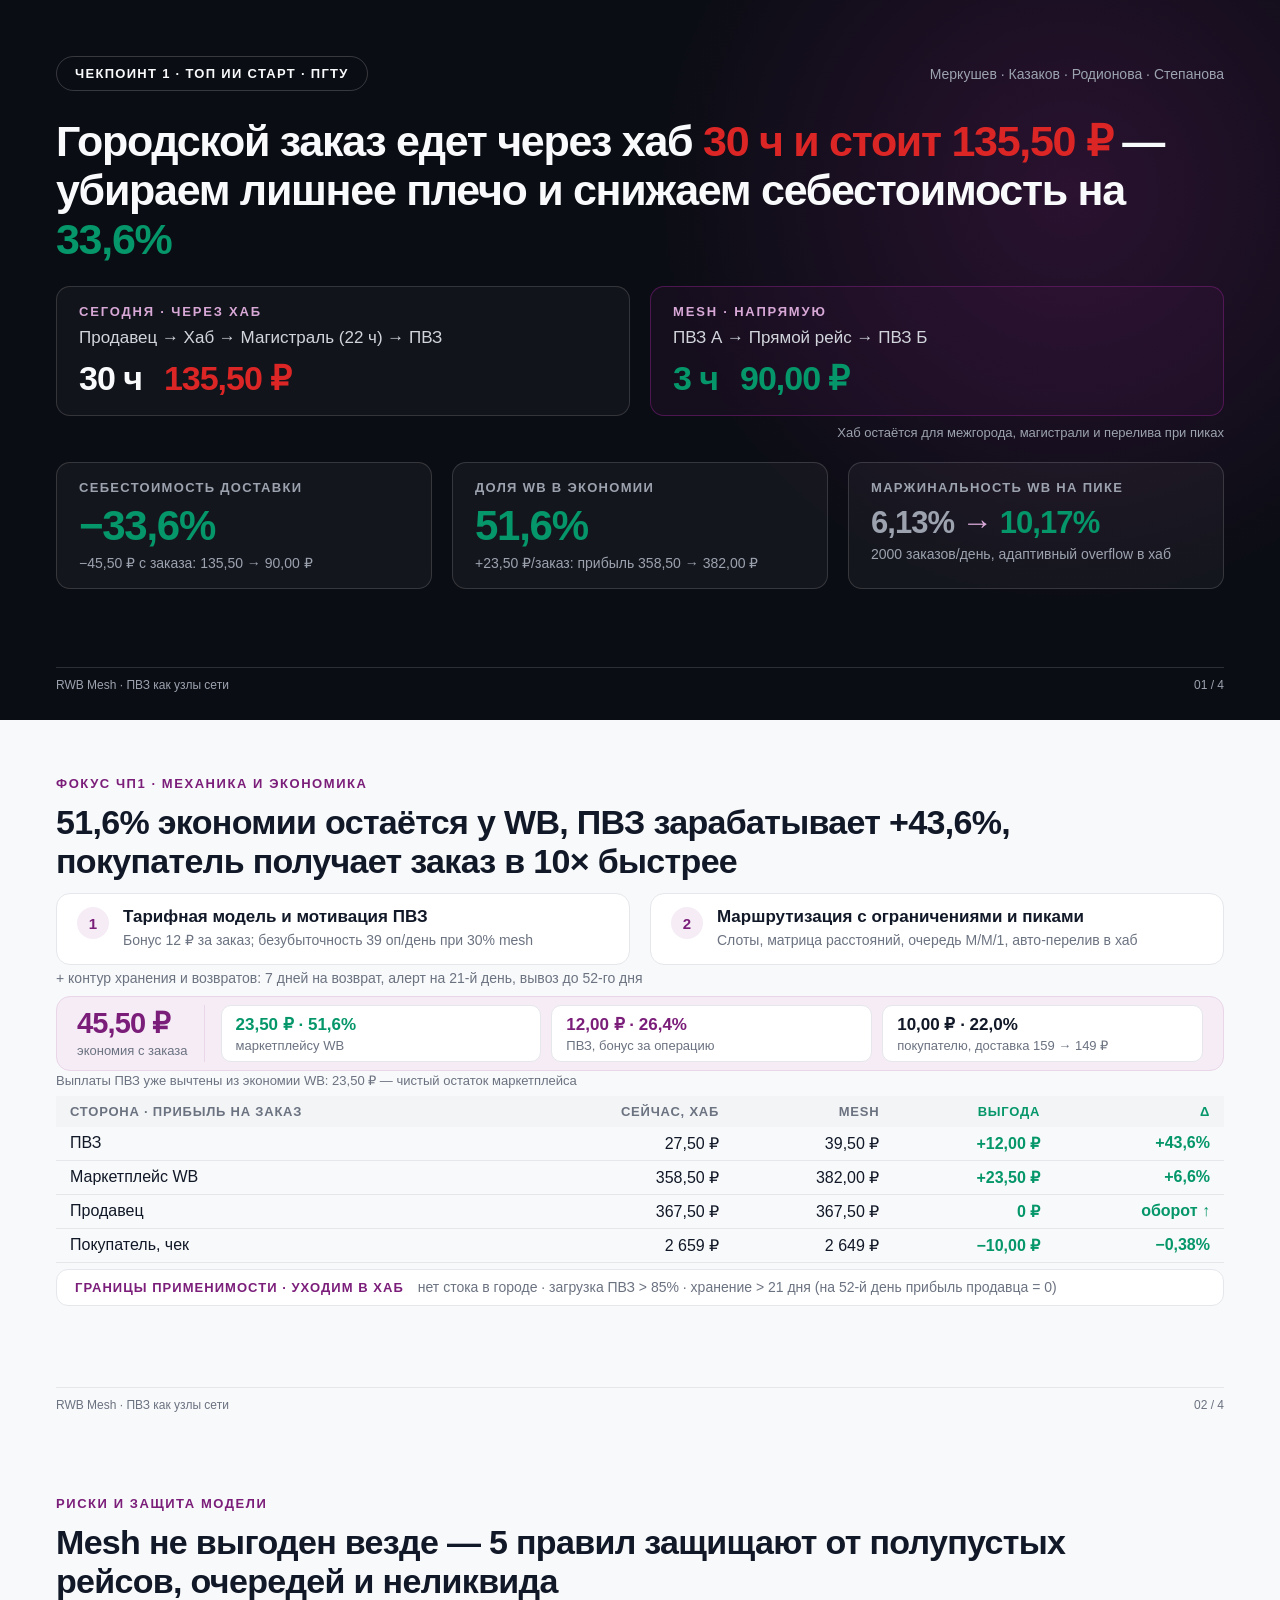
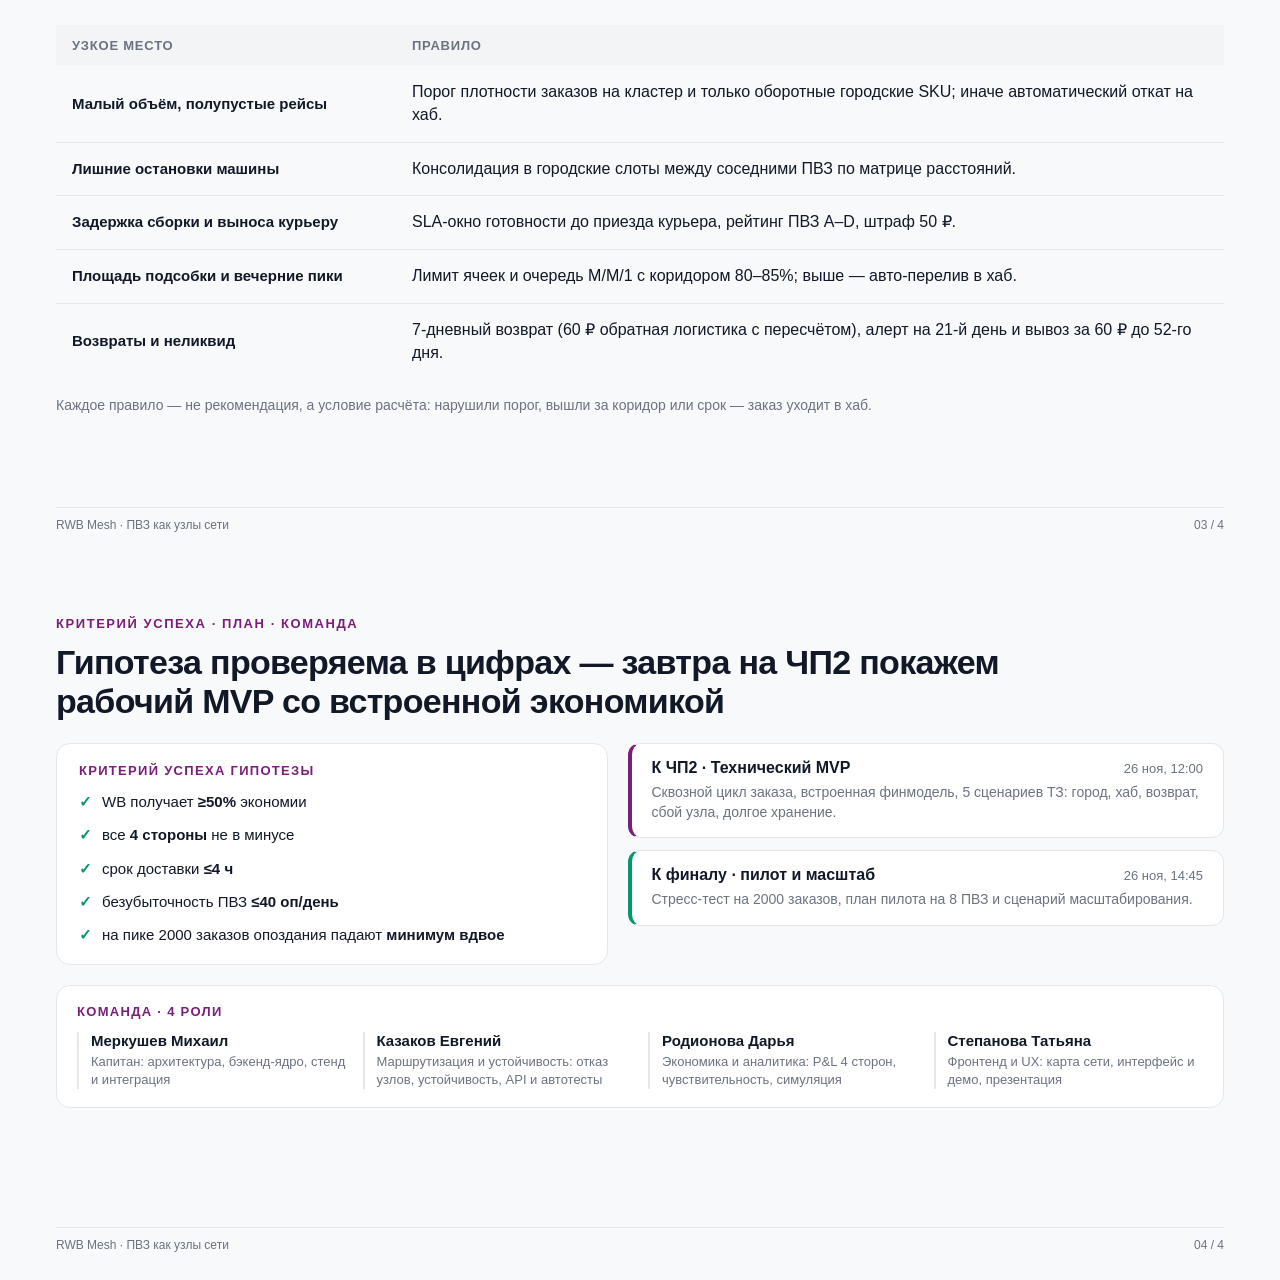
<file: docs/pitch/cp1-slides.html>
<!DOCTYPE html>
<html lang="ru">
<head>
<meta charset="UTF-8">
<meta name="viewport" content="width=1280">
<title>RWB Mesh · ЧП1</title>
<style>
@page { size: 1280px 720px; margin: 0; }
* { box-sizing: border-box; margin: 0; padding: 0; }
html, body { background: #F8F9FA; -webkit-print-color-adjust: exact; print-color-adjust: exact; }
body { font-family: Inter, -apple-system, BlinkMacSystemFont, "Segoe UI", Roboto, sans-serif; color: #111827; font-variant-numeric: tabular-nums; }
.slide { position: relative; width: 1280px; height: 720px; overflow: hidden; padding: 56px 56px 72px; background: #F8F9FA; page-break-after: always; break-after: page; display: flex; flex-direction: column; }
.slide:last-child { page-break-after: auto; break-after: auto; }
.dark { background: #0B0D14; color: #F9FAFB; }
.dark::before { content: ""; position: absolute; right: -240px; top: -260px; width: 900px; height: 900px; background: radial-gradient(circle, rgba(123,30,122,0.28) 0%, rgba(123,30,122,0) 65%); }
.dark > * { position: relative; }
.muted { color: #6B7280; } .dark .muted { color: #9CA3AF; }
.foot { position: absolute; left: 56px; right: 56px; bottom: 28px; display: flex; justify-content: space-between; font-size: 12px; color: #6B7280; border-top: 1px solid #E5E7EB; padding-top: 10px; }
.tag { font-size: 13px; letter-spacing: .14em; font-weight: 600; color: #D8A8D7; }
.kicker { font-size: 13px; letter-spacing: .12em; text-transform: uppercase; font-weight: 600; color: #7B1E7A; margin-bottom: 12px; }
h1 { font-size: 76px; line-height: 1.04; font-weight: 700; letter-spacing: -.03em; }
h2 { font-size: 36px; line-height: 1.15; font-weight: 700; letter-spacing: -.02em; max-width: 1050px; }
.card { background: #fff; border: 1px solid #E5E7EB; border-radius: 14px; padding: 24px; }
.row { display: flex; gap: 24px; } .col { display: flex; flex-direction: column; gap: 24px; }
.body { flex: 1; margin-top: 24px; min-height: 0; }
.big { font-size: 64px; font-weight: 700; letter-spacing: -.03em; line-height: 1; }
.lbl { font-size: 14px; color: #6B7280; }
.green { color: #059669; } .red { color: #DC2626; } .plum { color: #7B1E7A; }
.pill { display: inline-block; background: #ECFDF5; color: #059669; border: 1px solid #A7F3D0; border-radius: 999px; padding: 10px 18px; font-weight: 600; font-size: 16px; }
table { width: 100%; border-collapse: collapse; font-size: 18px; }
th { background: #F3F4F6; text-align: left; font-size: 13px; font-weight: 600; color: #6B7280; padding: 12px 16px; text-transform: uppercase; letter-spacing: .06em; }
td { padding: 14px 16px; border-bottom: 1px solid #E5E7EB; }
th:not(:first-child), td:not(:first-child) { text-align: right; }
td.d { color: #059669; font-weight: 600; } th.d { color: #059669; }
tr.b td { font-weight: 700; background: #FAFAFB; }
.badge { border: 1px solid rgba(255,255,255,.18); border-radius: 999px; padding: 12px 22px; font-size: 18px; font-weight: 600; color: #F9FAFB; }
.num { flex: none; width: 32px; height: 32px; border-radius: 50%; background: #F5ECF5; color: #7B1E7A; font-weight: 700; display: flex; align-items: center; justify-content: center; font-size: 15px; }
.item { display: flex; gap: 16px; align-items: flex-start; }
.item b { display: block; font-size: 18px; margin-bottom: 4px; } .item p { font-size: 15px; color: #6B7280; line-height: 1.4; }
</style>
<style>
  /* только локальные плотности: таблицы и тёмная подложка, палитра не меняется */
  .t-sides { font-size: 16px; }
  .t-sides th { padding: 8px 14px; }
  .t-sides td { padding: 7px 14px; }
  .t-left { font-size: 16px; table-layout: fixed; }
  .t-left th { padding: 13px 16px; }
  .t-left td { padding: 15px 16px; line-height: 1.42; }
  .t-left th:not(:first-child), .t-left td:not(:first-child) { text-align: left; }
  .t-left col.c1 { width: 340px; }
  .t-left tr:last-child td { border-bottom: none; }
  .dark .foot { color: #9CA3AF; border-top-color: rgba(255,255,255,.14); }
</style>
</head>
<body>

<!-- ============ 1 / 4 · ПРОБЛЕМА И МЕТРИКИ ВЕРХА ============ -->
<section class="slide dark">
  <div style="display:flex; align-items:center; justify-content:space-between; gap:24px;">
    <span class="badge" style="font-size:13px; letter-spacing:.1em; padding:9px 18px;">ЧЕКПОИНТ 1 · ТОП ИИ СТАРТ · ПГТУ</span>
    <span style="font-size:14px; color:#9CA3AF;">Меркушев · Казаков · Родионова · Степанова</span>
  </div>

  <h1 style="font-size:43px; line-height:1.14; margin-top:26px; max-width:1150px;">Городской заказ едет через хаб <span class="red">30 ч и стоит 135,50 ₽</span> — убираем лишнее плечо и снижаем себестоимость на <span class="green">33,6%</span></h1>

  <div class="row" style="gap:20px; margin-top:22px;">
    <div style="flex:1; border:1px solid rgba(255,255,255,.14); border-radius:14px; padding:17px 22px; background:rgba(255,255,255,.03);">
      <div class="tag" style="font-size:13px;">СЕГОДНЯ · ЧЕРЕЗ ХАБ</div>
      <div style="font-size:17px; color:#D1D5DB; margin-top:9px;">Продавец → Хаб → Магистраль (22 ч) → ПВЗ</div>
      <div style="display:flex; align-items:baseline; gap:22px; margin-top:10px;">
        <span style="font-size:34px; font-weight:700; letter-spacing:-.03em;">30 ч</span>
        <span class="red" style="font-size:34px; font-weight:700; letter-spacing:-.03em;">135,50 ₽</span>
      </div>
    </div>
    <div style="flex:1; border:1px solid rgba(123,30,122,.55); border-radius:14px; padding:17px 22px; background:rgba(123,30,122,.10);">
      <div class="tag" style="font-size:13px;">MESH · НАПРЯМУЮ</div>
      <div style="font-size:17px; color:#D1D5DB; margin-top:9px;">ПВЗ А → Прямой рейс → ПВЗ Б</div>
      <div style="display:flex; align-items:baseline; gap:22px; margin-top:10px;">
        <span class="green" style="font-size:34px; font-weight:700; letter-spacing:-.03em;">3 ч</span>
        <span class="green" style="font-size:34px; font-weight:700; letter-spacing:-.03em;">90,00 ₽</span>
      </div>
    </div>
  </div>
  <div style="font-size:13px; color:#9CA3AF; margin-top:9px; text-align:right;">Хаб остаётся для межгорода, магистрали и перелива при пиках</div>

  <div class="row" style="gap:20px; margin-top:22px;">
    <div style="flex:1; background:rgba(255,255,255,.04); border:1px solid rgba(255,255,255,.14); border-radius:14px; padding:17px 22px;">
      <div style="font-size:13px; letter-spacing:.1em; font-weight:600; color:#9CA3AF;">СЕБЕСТОИМОСТЬ ДОСТАВКИ</div>
      <div class="green" style="font-size:42px; font-weight:700; letter-spacing:-.03em; margin-top:7px;">−33,6%</div>
      <div style="font-size:14px; color:#9CA3AF; margin-top:5px;">−45,50 ₽ с заказа: 135,50 → 90,00 ₽</div>
    </div>
    <div style="flex:1; background:rgba(255,255,255,.04); border:1px solid rgba(255,255,255,.14); border-radius:14px; padding:17px 22px;">
      <div style="font-size:13px; letter-spacing:.1em; font-weight:600; color:#9CA3AF;">ДОЛЯ WB В ЭКОНОМИИ</div>
      <div class="green" style="font-size:42px; font-weight:700; letter-spacing:-.03em; margin-top:7px;">51,6%</div>
      <div style="font-size:14px; color:#9CA3AF; margin-top:5px;">+23,50 ₽/заказ: прибыль 358,50 → 382,00 ₽</div>
    </div>
    <div style="flex:1; background:rgba(255,255,255,.04); border:1px solid rgba(255,255,255,.14); border-radius:14px; padding:17px 22px;">
      <div style="font-size:13px; letter-spacing:.1em; font-weight:600; color:#9CA3AF;">МАРЖИНАЛЬНОСТЬ WB НА ПИКЕ</div>
      <div style="font-size:31px; font-weight:700; letter-spacing:-.03em; margin-top:10px;"><span style="color:#9CA3AF;">6,13%</span> <span style="color:#D8A8D7;">→</span> <span class="green">10,17%</span></div>
      <div style="font-size:14px; color:#9CA3AF; margin-top:5px;">2000 заказов/день, адаптивный overflow в хаб</div>
    </div>
  </div>

  <div class="foot"><span>RWB Mesh · ПВЗ как узлы сети</span><span>01 / 4</span></div>
</section>

<!-- ============ 2 / 4 · ФОКУС, МЕХАНИКА, ЭКОНОМИКА 4 СТОРОН ============ -->
<section class="slide">
  <div class="kicker">Фокус ЧП1 · механика и экономика</div>
  <h2 style="font-size:34px;">51,6% экономии остаётся у WB, ПВЗ зарабатывает +43,6%, покупатель получает заказ в 10× быстрее</h2>

  <div class="row" style="gap:20px; margin-top:12px;">
    <div style="flex:1; display:flex; gap:14px; align-items:flex-start; background:#fff; border:1px solid #E5E7EB; border-radius:14px; padding:13px 20px;">
      <div class="num">1</div>
      <div>
        <b style="display:block; font-size:17px;">Тарифная модель и мотивация ПВЗ</b>
        <p style="font-size:14px; color:#6B7280; line-height:1.4; margin-top:4px;">Бонус 12 ₽ за заказ; безубыточность 39 оп/день при 30% mesh</p>
      </div>
    </div>
    <div style="flex:1; display:flex; gap:14px; align-items:flex-start; background:#fff; border:1px solid #E5E7EB; border-radius:14px; padding:13px 20px;">
      <div class="num">2</div>
      <div>
        <b style="display:block; font-size:17px;">Маршрутизация с ограничениями и пиками</b>
        <p style="font-size:14px; color:#6B7280; line-height:1.4; margin-top:4px;">Слоты, матрица расстояний, очередь M/M/1, авто-перелив в хаб</p>
      </div>
    </div>
  </div>
  <div style="font-size:14px; color:#6B7280; margin-top:5px;">+ контур хранения и возвратов: 7 дней на возврат, алерт на 21-й день, вывоз до 52-го дня</div>

  <div style="display:flex; align-items:center; gap:16px; background:#F5ECF5; border:1px solid #E9D6E9; border-radius:14px; padding:8px 20px; margin-top:10px;">
    <div style="flex:none;">
      <div style="font-size:29px; font-weight:700; letter-spacing:-.03em; color:#7B1E7A; line-height:1;">45,50 ₽</div>
      <div style="font-size:13px; color:#6B7280; margin-top:5px;">экономия с заказа</div>
    </div>
    <div style="width:1px; align-self:stretch; background:#E9D6E9;"></div>
    <div style="display:flex; gap:10px; flex:1;">
      <div style="flex:1; background:#fff; border:1px solid #E5E7EB; border-radius:10px; padding:8px 14px;">
        <div class="green" style="font-size:17px; font-weight:700;">23,50 ₽ · 51,6%</div>
        <div style="font-size:13px; color:#6B7280; margin-top:3px;">маркетплейсу WB</div>
      </div>
      <div style="flex:1; background:#fff; border:1px solid #E5E7EB; border-radius:10px; padding:8px 14px;">
        <div class="plum" style="font-size:17px; font-weight:700;">12,00 ₽ · 26,4%</div>
        <div style="font-size:13px; color:#6B7280; margin-top:3px;">ПВЗ, бонус за операцию</div>
      </div>
      <div style="flex:1; background:#fff; border:1px solid #E5E7EB; border-radius:10px; padding:8px 14px;">
        <div style="font-size:17px; font-weight:700;">10,00 ₽ · 22,0%</div>
        <div style="font-size:13px; color:#6B7280; margin-top:3px;">покупателю, доставка 159 → 149 ₽</div>
      </div>
    </div>
  </div>
  <div style="font-size:13px; color:#6B7280; margin-top:2px;">Выплаты ПВЗ уже вычтены из экономии WB: 23,50 ₽ — чистый остаток маркетплейса</div>

  <div style="margin-top:8px;">
    <table class="t-sides">
      <tr><th>Сторона · прибыль на заказ</th><th>Сейчас, хаб</th><th>Mesh</th><th class="d">Выгода</th><th class="d">Δ</th></tr>
      <tr><td>ПВЗ</td><td>27,50 ₽</td><td>39,50 ₽</td><td class="d">+12,00 ₽</td><td class="d">+43,6%</td></tr>
      <tr><td>Маркетплейс WB</td><td>358,50 ₽</td><td>382,00 ₽</td><td class="d">+23,50 ₽</td><td class="d">+6,6%</td></tr>
      <tr><td>Продавец</td><td>367,50 ₽</td><td>367,50 ₽</td><td class="d">0 ₽</td><td class="d">оборот ↑</td></tr>
      <tr><td>Покупатель, чек</td><td>2 659 ₽</td><td>2 649 ₽</td><td class="d">−10,00 ₽</td><td class="d">−0,38%</td></tr>
    </table>
  </div>

  <div style="display:flex; gap:14px; align-items:center; background:#fff; border:1px solid #E5E7EB; border-radius:12px; padding:8px 18px; margin-top:6px;">
    <div style="font-size:13px; letter-spacing:.08em; font-weight:600; color:#7B1E7A; flex:none;">ГРАНИЦЫ ПРИМЕНИМОСТИ · УХОДИМ В ХАБ</div>
    <div style="font-size:14px; color:#6B7280; line-height:1.35;">нет стока в городе · загрузка ПВЗ &gt; 85% · хранение &gt; 21 дня (на 52-й день прибыль продавца = 0)</div>
  </div>

  <div class="foot"><span>RWB Mesh · ПВЗ как узлы сети</span><span>02 / 4</span></div>
</section>

<!-- ============ 3 / 4 · 5 УЗКИХ МЕСТ → 5 ПРАВИЛ ============ -->
<section class="slide">
  <div class="kicker">Риски и защита модели</div>
  <h2 style="font-size:34px;">Mesh не выгоден везде — 5 правил защищают от полупустых рейсов, очередей и неликвида</h2>

  <div style="margin-top:24px;">
    <table class="t-left">
      <colgroup><col class="c1"><col></colgroup>
      <tr><th>Узкое место</th><th>Правило</th></tr>
      <tr>
        <td><b style="font-size:15px;">Малый объём, полупустые рейсы</b></td>
        <td>Порог плотности заказов на кластер и только оборотные городские SKU; иначе автоматический откат на хаб.</td>
      </tr>
      <tr>
        <td><b style="font-size:15px;">Лишние остановки машины</b></td>
        <td>Консолидация в городские слоты между соседними ПВЗ по матрице расстояний.</td>
      </tr>
      <tr>
        <td><b style="font-size:15px;">Задержка сборки и выноса курьеру</b></td>
        <td>SLA-окно готовности до приезда курьера, рейтинг ПВЗ A–D, штраф 50 ₽.</td>
      </tr>
      <tr>
        <td><b style="font-size:15px;">Площадь подсобки и вечерние пики</b></td>
        <td>Лимит ячеек и очередь M/M/1 с коридором 80–85%; выше — авто-перелив в хаб.</td>
      </tr>
      <tr>
        <td><b style="font-size:15px;">Возвраты и неликвид</b></td>
        <td>7-дневный возврат (60 ₽ обратная логистика с пересчётом), алерт на 21-й день и вывоз за 60 ₽ до 52-го дня.</td>
      </tr>
    </table>
  </div>

  <div style="margin-top:18px; font-size:14px; color:#6B7280;">Каждое правило — не рекомендация, а условие расчёта: нарушили порог, вышли за коридор или срок — заказ уходит в хаб.</div>

  <div class="foot"><span>RWB Mesh · ПВЗ как узлы сети</span><span>03 / 4</span></div>
</section>

<!-- ============ 4 / 4 · КРИТЕРИЙ УСПЕХА · ПЛАН · РОЛИ ============ -->
<section class="slide">
  <div class="kicker">Критерий успеха · план · команда</div>
  <h2 style="font-size:34px;">Гипотеза проверяема в цифрах — завтра на ЧП2 покажем рабочий MVP со встроенной экономикой</h2>

  <div class="row" style="gap:20px; margin-top:22px; align-items:stretch;">
    <div style="flex:1; background:#fff; border:1px solid #E5E7EB; border-radius:14px; padding:19px 22px;">
      <div style="font-size:13px; letter-spacing:.1em; font-weight:600; color:#7B1E7A;">КРИТЕРИЙ УСПЕХА ГИПОТЕЗЫ</div>
      <div style="margin-top:14px; display:flex; flex-direction:column; gap:13px;">
        <div style="display:flex; gap:10px; font-size:15px; line-height:1.35;"><span class="green" style="font-weight:700;">✓</span><span>WB получает <b>≥50%</b> экономии</span></div>
        <div style="display:flex; gap:10px; font-size:15px; line-height:1.35;"><span class="green" style="font-weight:700;">✓</span><span>все <b>4 стороны</b> не в минусе</span></div>
        <div style="display:flex; gap:10px; font-size:15px; line-height:1.35;"><span class="green" style="font-weight:700;">✓</span><span>срок доставки <b>≤4 ч</b></span></div>
        <div style="display:flex; gap:10px; font-size:15px; line-height:1.35;"><span class="green" style="font-weight:700;">✓</span><span>безубыточность ПВЗ <b>≤40 оп/день</b></span></div>
        <div style="display:flex; gap:10px; font-size:15px; line-height:1.35;"><span class="green" style="font-weight:700;">✓</span><span>на пике 2000 заказов опоздания падают <b>минимум вдвое</b></span></div>
      </div>
    </div>

    <div style="flex:1.18; display:flex; flex-direction:column; gap:12px;">
      <div style="background:#fff; border:1px solid #E5E7EB; border-left:4px solid #7B1E7A; border-radius:12px; padding:15px 20px;">
        <div style="display:flex; justify-content:space-between; align-items:baseline; gap:12px;">
          <b style="font-size:16px;">К ЧП2 · Технический MVP</b>
          <span style="font-size:13px; color:#6B7280; flex:none;">26 ноя, 12:00</span>
        </div>
        <p style="font-size:14px; color:#6B7280; line-height:1.4; margin-top:6px;">Сквозной цикл заказа, встроенная финмодель, 5 сценариев ТЗ: город, хаб, возврат, сбой узла, долгое хранение.</p>
      </div>
      <div style="background:#fff; border:1px solid #E5E7EB; border-left:4px solid #059669; border-radius:12px; padding:15px 20px;">
        <div style="display:flex; justify-content:space-between; align-items:baseline; gap:12px;">
          <b style="font-size:16px;">К финалу · пилот и масштаб</b>
          <span style="font-size:13px; color:#6B7280; flex:none;">26 ноя, 14:45</span>
        </div>
        <p style="font-size:14px; color:#6B7280; line-height:1.4; margin-top:6px;">Стресс-тест на 2000 заказов, план пилота на 8 ПВЗ и сценарий масштабирования.</p>
      </div>
    </div>
  </div>

  <div style="margin-top:20px; background:#fff; border:1px solid #E5E7EB; border-radius:14px; padding:18px 20px;">
    <div style="font-size:13px; letter-spacing:.1em; font-weight:600; color:#7B1E7A;">КОМАНДА · 4 РОЛИ</div>
    <div style="display:flex; gap:16px; margin-top:13px;">
      <div style="flex:1; border-left:2px solid #E5E7EB; padding-left:12px;">
        <b style="font-size:15px;">Меркушев Михаил</b>
        <div style="font-size:13px; color:#6B7280; line-height:1.35; margin-top:3px;">Капитан: архитектура, бэкенд-ядро, стенд и интеграция</div>
      </div>
      <div style="flex:1; border-left:2px solid #E5E7EB; padding-left:12px;">
        <b style="font-size:15px;">Казаков Евгений</b>
        <div style="font-size:13px; color:#6B7280; line-height:1.35; margin-top:3px;">Маршрутизация и устойчивость: отказ узлов, устойчивость, API и автотесты</div>
      </div>
      <div style="flex:1; border-left:2px solid #E5E7EB; padding-left:12px;">
        <b style="font-size:15px;">Родионова Дарья</b>
        <div style="font-size:13px; color:#6B7280; line-height:1.35; margin-top:3px;">Экономика и аналитика: P&amp;L 4 сторон, чувствительность, симуляция</div>
      </div>
      <div style="flex:1; border-left:2px solid #E5E7EB; padding-left:12px;">
        <b style="font-size:15px;">Степанова Татьяна</b>
        <div style="font-size:13px; color:#6B7280; line-height:1.35; margin-top:3px;">Фронтенд и UX: карта сети, интерфейс и демо, презентация</div>
      </div>
    </div>
  </div>

  <div class="foot"><span>RWB Mesh · ПВЗ как узлы сети</span><span>04 / 4</span></div>
</section>

</body>
</html>
</file>
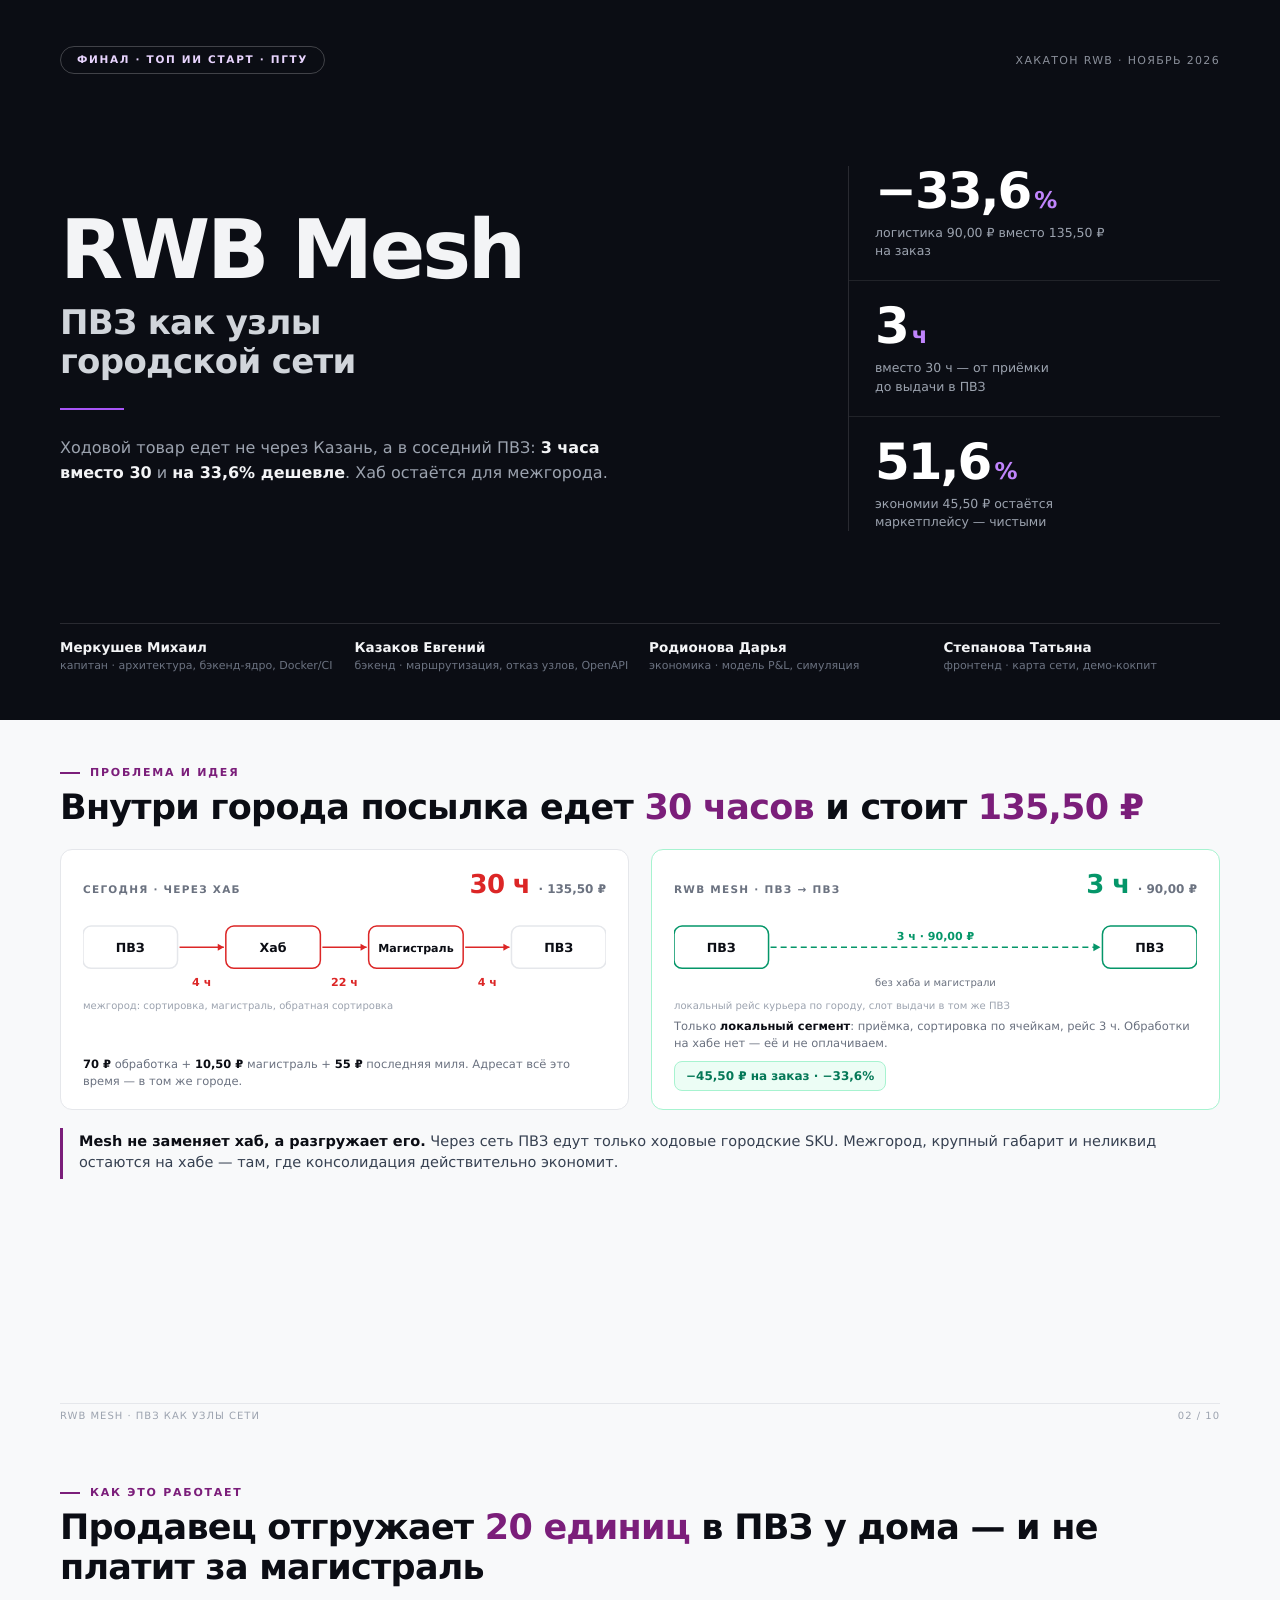
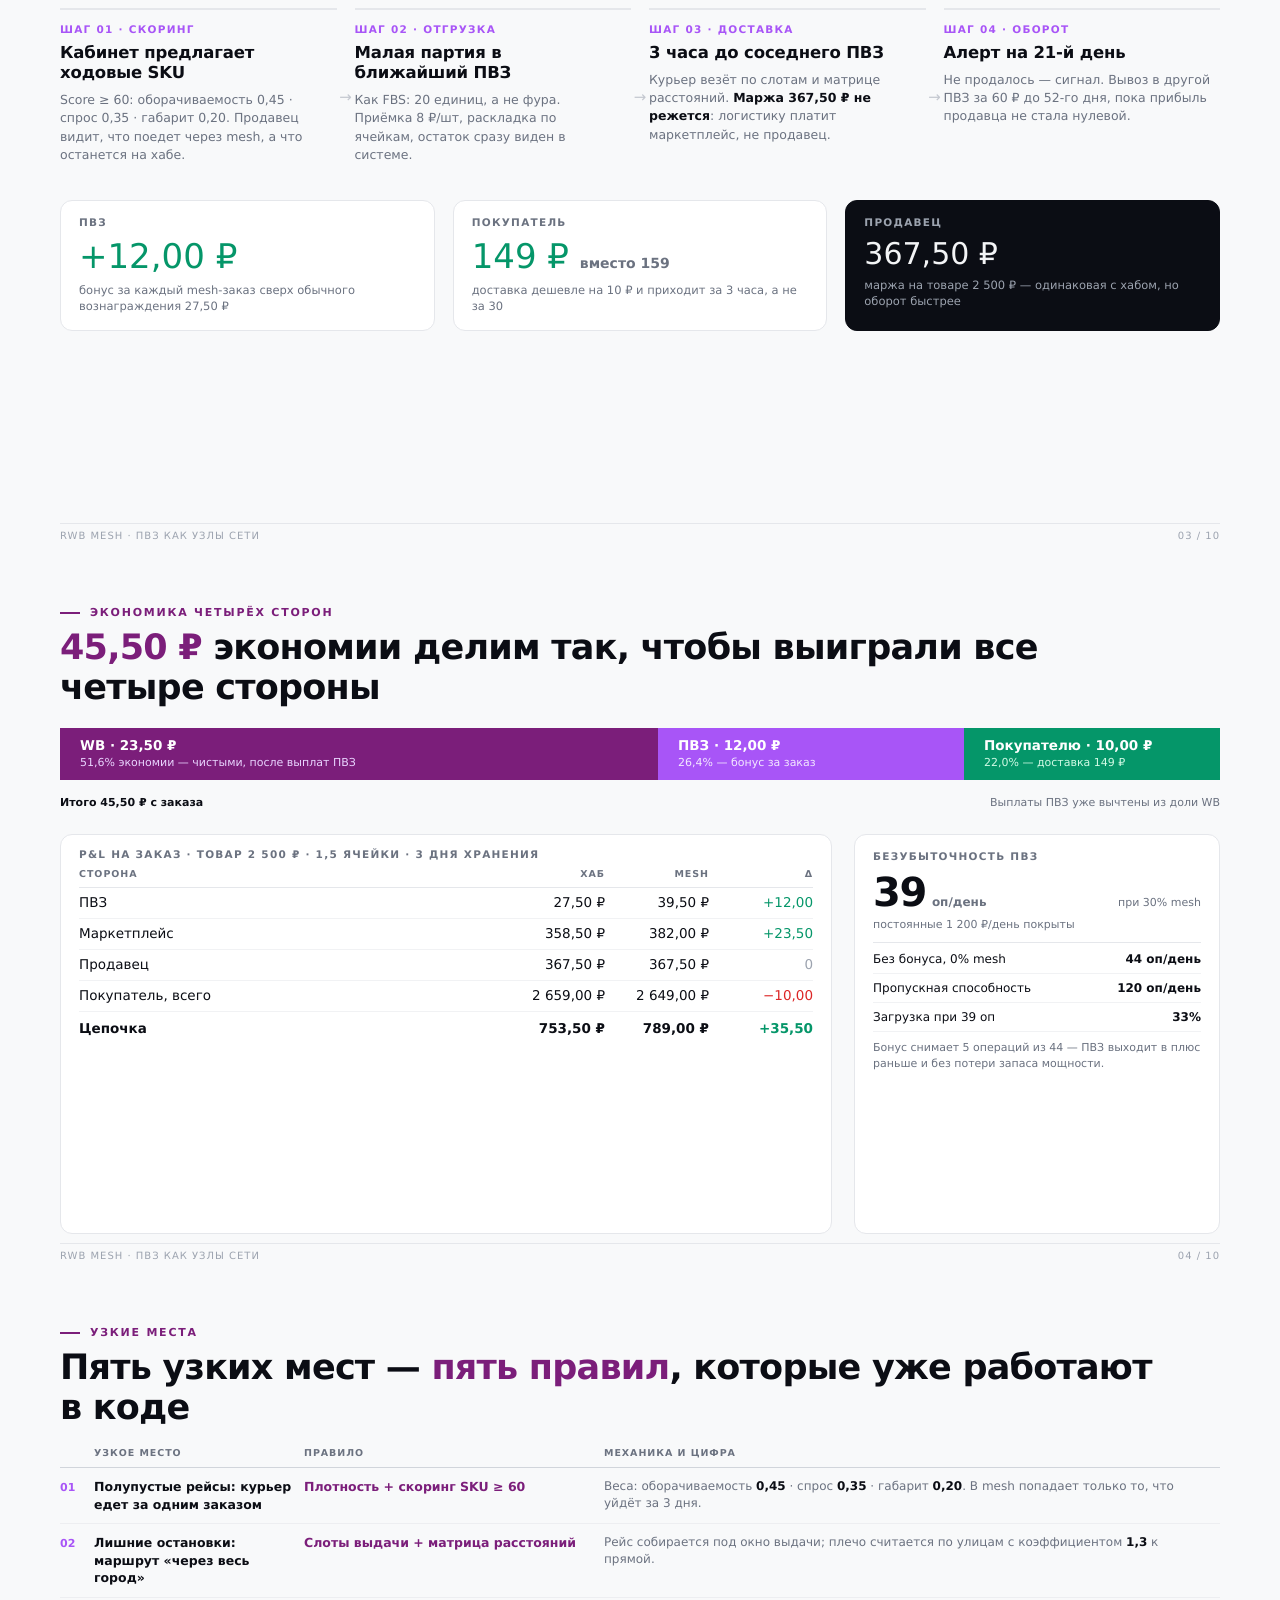
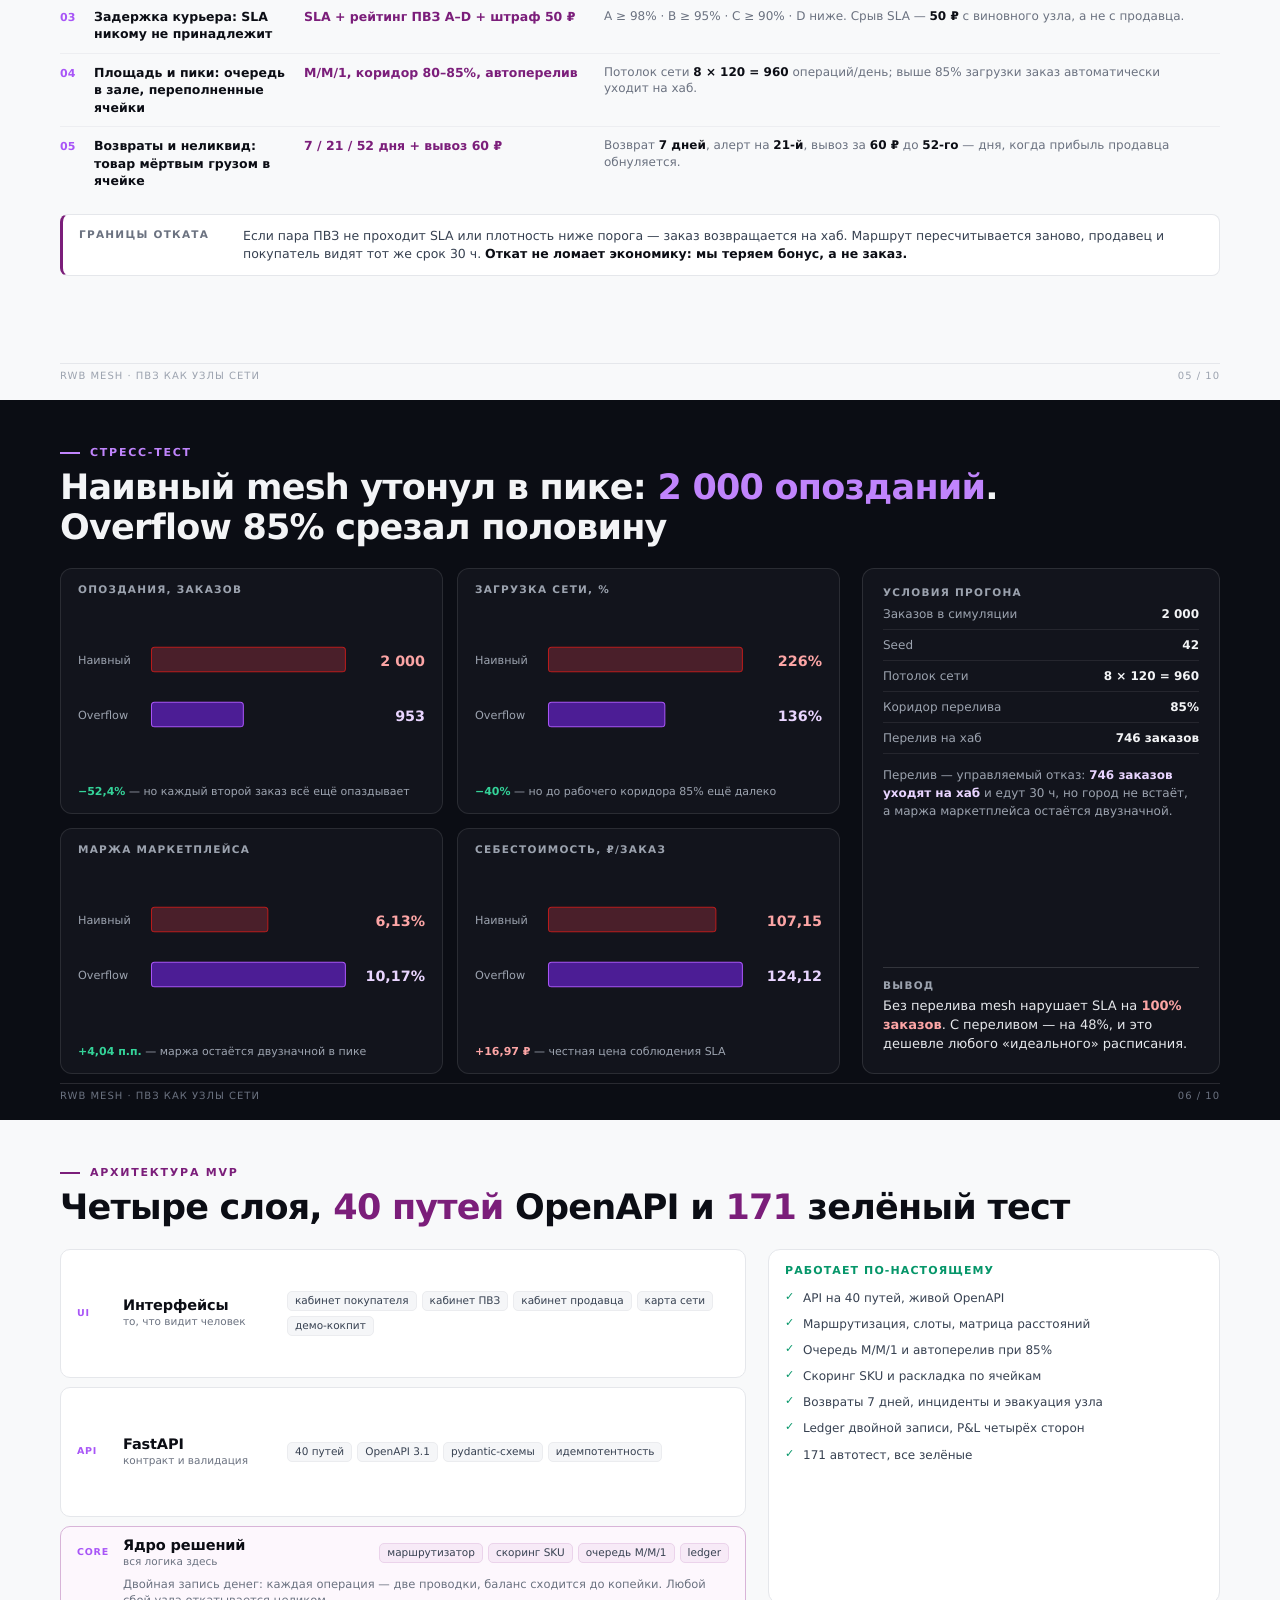
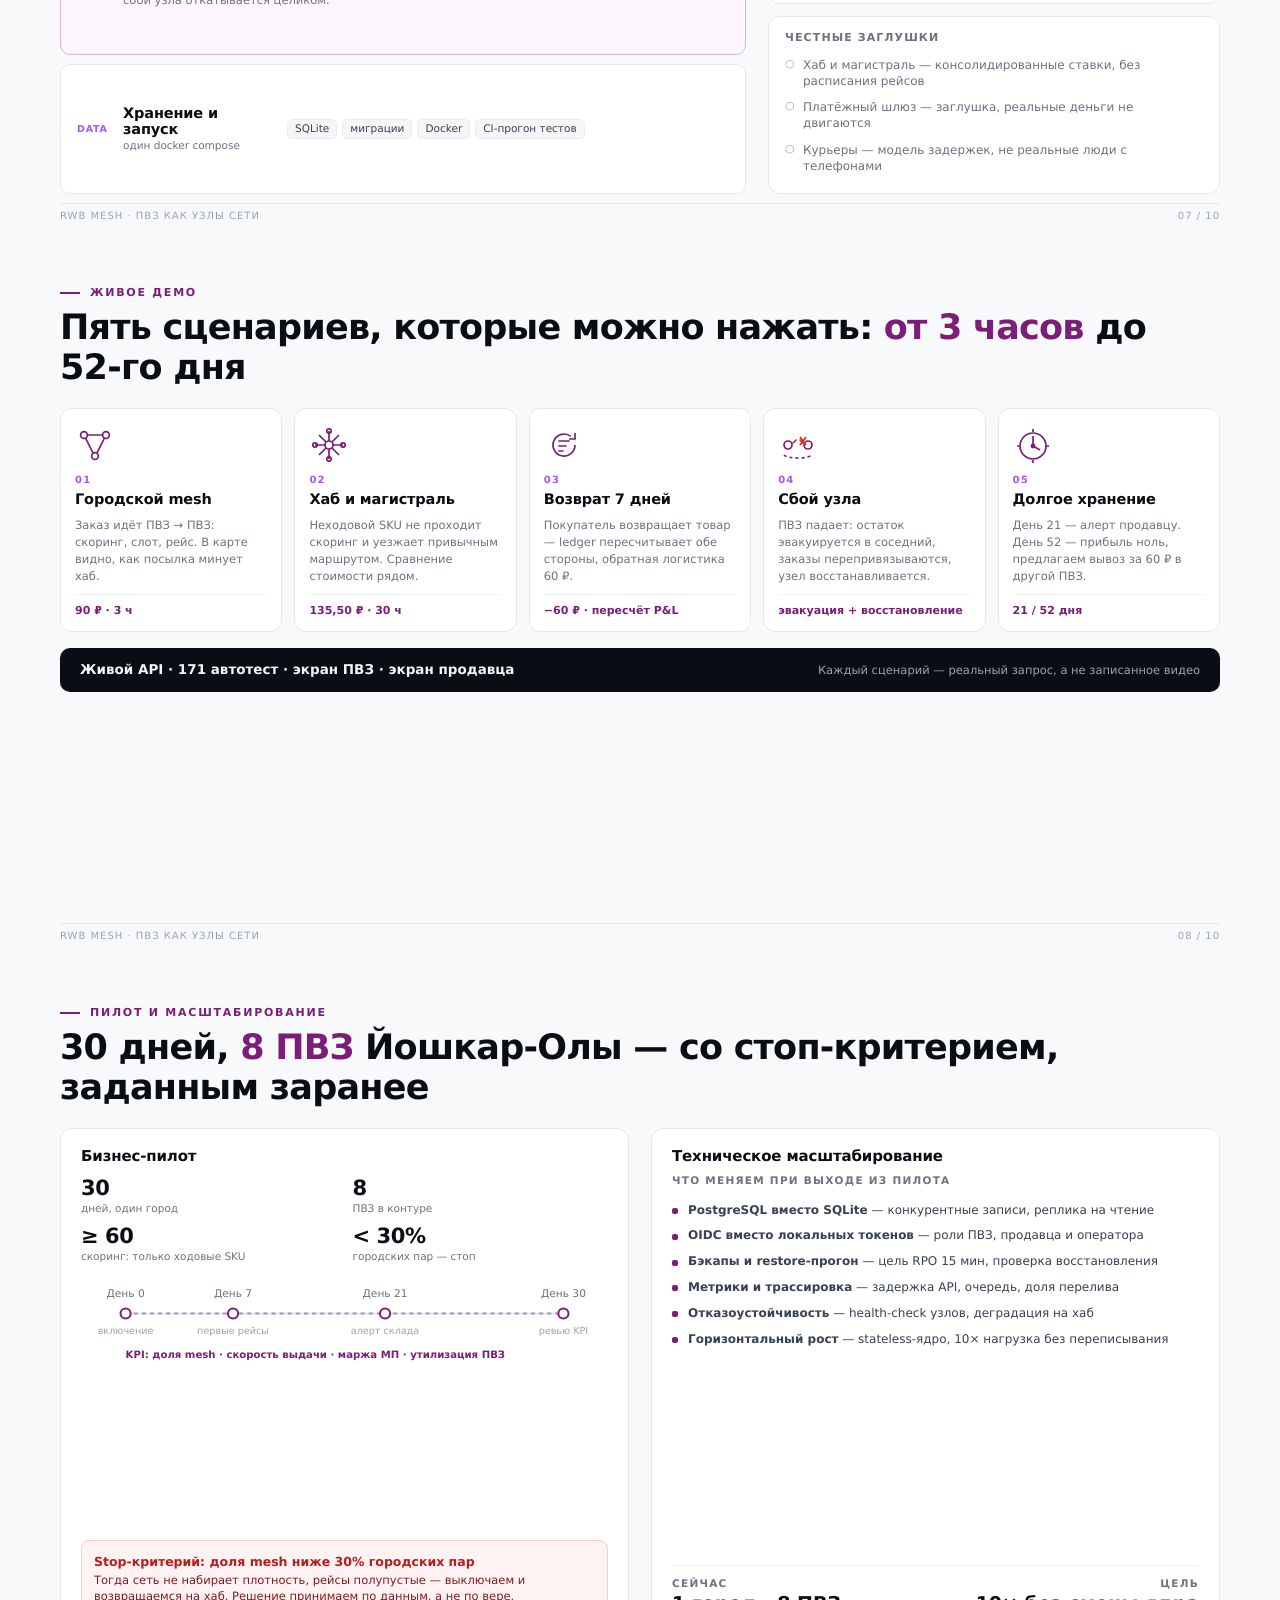
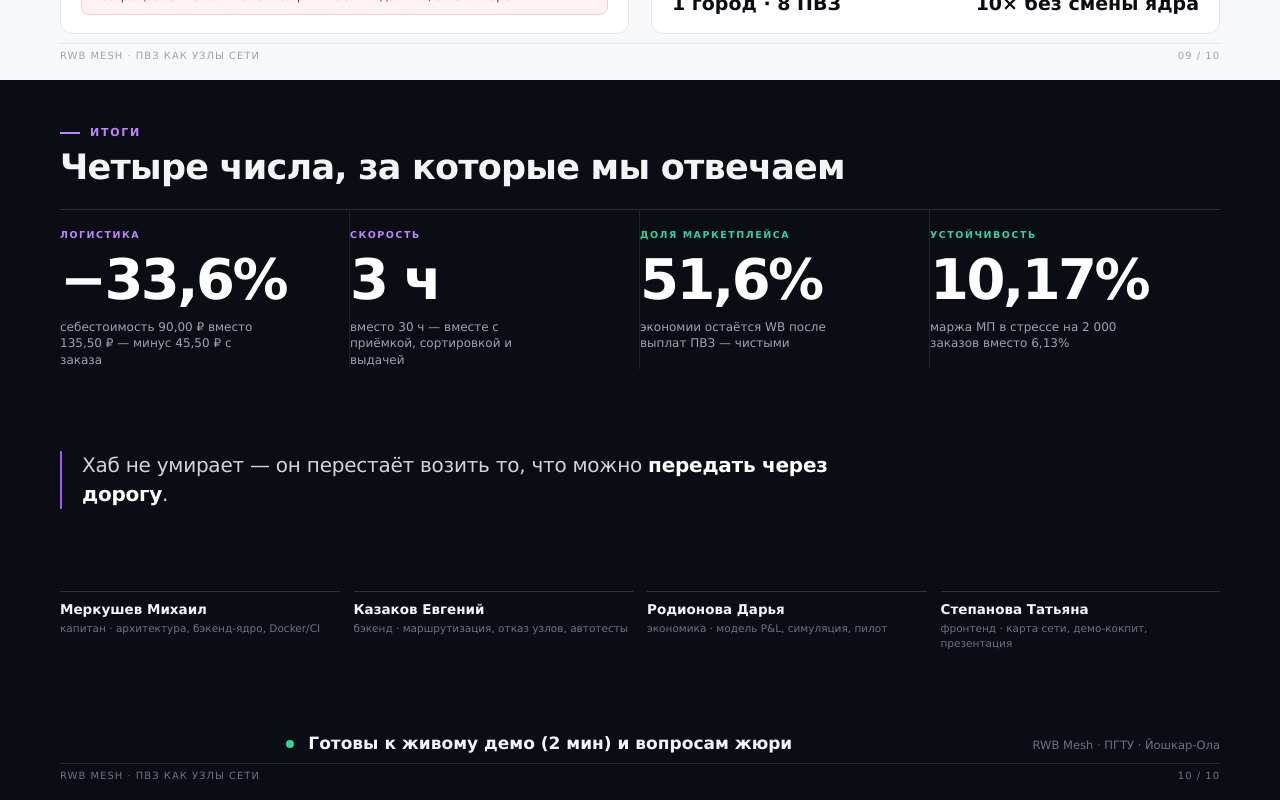
<file: docs/pitch/slides.html>
<!DOCTYPE html>
<html lang="ru">
<head>
<meta charset="utf-8">
<title>RWB Mesh · ПВЗ как узлы городской сети — финальный питч</title>
<style>
@page { size: 1280px 720px; margin: 0; }
* { box-sizing: border-box; margin: 0; padding: 0; }
html, body { background: #F8F9FA; -webkit-print-color-adjust: exact; print-color-adjust: exact; }
body {
  font-family: system-ui, -apple-system, "Segoe UI", Roboto, "Helvetica Neue", sans-serif;
  color: #0B0D14; font-variant-numeric: tabular-nums;
  -webkit-font-smoothing: antialiased; text-rendering: geometricPrecision;
}
.slide {
  position: relative; width: 1280px; height: 720px; padding: 46px 60px 46px;
  background: #F8F9FA; overflow: hidden; display: flex; flex-direction: column;
  page-break-after: always; break-after: page; page-break-inside: avoid;
}
.slide:last-child { page-break-after: auto; break-after: auto; }
.slide.dark { background: #0B0D14; color: #F3F4F6; }

/* ---------- header ---------- */
.kicker { display: flex; align-items: center; gap: 10px; font-size: 11px; letter-spacing: .16em;
  text-transform: uppercase; font-weight: 700; color: #7B1E7A; margin-bottom: 10px; flex: none; }
.kicker::before { content: ""; width: 20px; height: 2px; background: #7B1E7A; display: block; }
.dark .kicker { color: #C084FC; } .dark .kicker::before { background: #C084FC; }
h2 { font-size: 35px; line-height: 1.13; letter-spacing: -.022em; font-weight: 700; max-width: 1120px; flex: none; }
h2 .n { color: #7B1E7A; } .dark h2 .n { color: #C084FC; }
.body { flex: 1; min-height: 0; margin-top: 20px; display: flex; flex-direction: column; }

/* ---------- primitives ---------- */
.card { background: #FFFFFF; border: 1px solid #E5E7EB; border-radius: 12px; }
.dark .card { background: #12141C; border-color: rgba(255,255,255,.11); }
.k { font-size: 10.5px; letter-spacing: .12em; text-transform: uppercase; color: #6B7280; font-weight: 700; }
.dark .k { color: #9CA3AF; }
.muted { color: #6B7280; } .dark .muted { color: #9CA3AF; }
.green { color: #059669; } .red { color: #DC2626; } .plum { color: #7B1E7A; }
.dark .green { color: #34D399; } .dark .red { color: #F87171; }
.num { font-weight: 700; letter-spacing: -.03em; line-height: 1; }
.foot { position: absolute; left: 60px; right: 60px; bottom: 18px; display: flex; justify-content: space-between;
  font-size: 10px; letter-spacing: .1em; text-transform: uppercase; color: #9CA3AF;
  border-top: 1px solid #E5E7EB; padding-top: 7px; }
.dark .foot { border-top-color: rgba(255,255,255,.12); color: #6B7280; }

/* ---------- 01 cover ---------- */
.cover-top { display: flex; justify-content: space-between; align-items: center; flex: none; }
.badge { display: inline-block; border: 1px solid rgba(255,255,255,.22); border-radius: 999px;
  padding: 7px 16px; font-size: 10.5px; letter-spacing: .16em; font-weight: 700; color: #E9D5FF; }
.cover-top .yr { font-size: 11px; letter-spacing: .12em; text-transform: uppercase; color: #8A8F9A; }
.cover-main { flex: 1; display: grid; grid-template-columns: 1fr 372px; gap: 54px; align-items: center; min-height: 0; }
h1 { font-size: 82px; line-height: .98; letter-spacing: -.04em; font-weight: 700; }
.cover-sub { font-size: 34px; line-height: 1.16; letter-spacing: -.02em; font-weight: 600; color: #D1D5DB; margin-top: 12px; }
.cover-lead { font-size: 16px; line-height: 1.55; color: #9CA3AF; margin-top: 26px; max-width: 560px; }
.cover-lead b { color: #F3F4F6; font-weight: 600; }
.rule { width: 64px; height: 2px; background: #A855F7; margin: 26px 0 0; }
.kpis { border-left: 1px solid rgba(255,255,255,.12); }
.kpi { padding: 20px 0 20px 26px; border-bottom: 1px solid rgba(255,255,255,.09); }
.kpi:first-child { padding-top: 0; } .kpi:last-child { border-bottom: 0; padding-bottom: 0; }
.kpi .v { font-size: 50px; font-weight: 700; letter-spacing: -.04em; line-height: 1; color: #FFFFFF; }
.kpi .v em { font-style: normal; font-size: .46em; letter-spacing: -.01em; color: #C084FC; margin-left: 4px; }
.kpi .d { font-size: 12.5px; line-height: 1.45; color: #9CA3AF; margin-top: 8px; }
.cover-foot { flex: none; border-top: 1px solid rgba(255,255,255,.12); padding-top: 16px;
  display: grid; grid-template-columns: repeat(4, 1fr); gap: 18px; }
.person b { display: block; font-size: 13.5px; font-weight: 600; color: #F3F4F6; }
.person span { display: block; font-size: 11px; color: #6B7280; margin-top: 3px; line-height: 1.35; }

/* ---------- 02 problem ---------- */
.duo { display: grid; grid-template-columns: 1fr 1fr; gap: 22px; }
.cmp { padding: 20px 22px 18px; display: flex; flex-direction: column; }
.cmp-head { display: flex; align-items: baseline; justify-content: space-between; gap: 10px; }
.cmp-val { font-size: 26px; font-weight: 700; letter-spacing: -.025em; }
.cmp-val small { font-size: 12px; font-weight: 600; color: #6B7280; letter-spacing: 0; }
.cmp svg { display: block; width: 100%; height: auto; margin: 10px 0 4px; }
.brk { font-size: 11.5px; line-height: 1.5; color: #6B7280; margin-top: auto; }
.brk b { color: #0B0D14; font-weight: 600; }
.delta-pill { display: inline-flex; align-items: center; gap: 8px; background: #ECFDF5; border: 1px solid #A7F3D0;
  color: #047857; border-radius: 8px; padding: 7px 11px; font-size: 12px; font-weight: 700; align-self: flex-start; margin-top: 8px; }
.thesis { margin-top: 18px; border-left: 3px solid #7B1E7A; padding: 4px 0 4px 16px;
  font-size: 14.5px; line-height: 1.5; color: #374151; }
.thesis b { color: #0B0D14; }

/* ---------- 03 steps ---------- */
.flow { display: grid; grid-template-columns: 1fr 18px 1fr 18px 1fr 18px 1fr; align-items: stretch; gap: 0; }
.step { border-top: 2px solid #E5E7EB; padding: 14px 14px 14px 0; }
.step:last-of-type { padding-right: 0; }
.step .sn { font-size: 10.5px; font-weight: 700; letter-spacing: .12em; color: #A855F7; }
.step h3 { font-size: 16.5px; line-height: 1.22; font-weight: 700; margin: 7px 0 8px; letter-spacing: -.01em; }
.step p { font-size: 12.5px; line-height: 1.45; color: #6B7280; }
.step p b { color: #0B0D14; font-weight: 600; }
.arw { display: flex; align-items: center; justify-content: center; color: #C4C8D0; font-size: 15px; padding-top: 8px; }
.side { display: grid; grid-template-columns: 1fr 1fr 1fr; gap: 18px; margin-top: 22px; }
.side .card { padding: 16px 18px; }
.side .big { font-size: 34px; }
.side .lbl { font-size: 11.5px; color: #6B7280; margin-top: 5px; line-height: 1.4; }

/* ---------- 04 economics ---------- */
.bar-wrap { flex: none; }
.pl-table { width: 100%; border-collapse: collapse; font-size: 13.5px; }
.pl-table th { font-size: 9.5px; letter-spacing: .1em; text-transform: uppercase; color: #6B7280;
  font-weight: 700; text-align: right; padding: 0 0 7px; border-bottom: 1px solid #E5E7EB; }
.pl-table th:first-child { text-align: left; }
.pl-table td { padding: 7px 0; border-bottom: 1px solid #F1F2F4; text-align: right; }
.pl-table td:first-child { text-align: left; font-weight: 500; }
.pl-table td:not(:first-child) { width: 104px; }
.pl-table tr:last-child td { border-bottom: 0; }
.pl-table tr.tot td { font-weight: 700; border-top: 1px solid #0B0D14; border-bottom: 0; padding-top: 9px; }
.pl-table td.up { color: #059669; } .pl-table td.dn { color: #DC2626; } .pl-table td.z { color: #9CA3AF; }
.be .v { font-size: 40px; font-weight: 700; letter-spacing: -.035em; line-height: 1; }
.be-row { display: flex; justify-content: space-between; font-size: 12px; padding: 7px 0; border-bottom: 1px solid #F1F2F4; }
.be-row:last-of-type { border-bottom: 0; }
.be-row b { font-weight: 700; }

/* ---------- 05 table ---------- */
.bott { width: 100%; border-collapse: collapse; font-size: 12.5px; }
.bott th { font-size: 9.5px; letter-spacing: .1em; text-transform: uppercase; color: #6B7280;
  font-weight: 700; text-align: left; padding: 0 12px 8px 0; border-bottom: 1px solid #D1D5DB; }
.bott td { padding: 10px 12px 10px 0; border-bottom: 1px solid #EDEEF1; vertical-align: top; line-height: 1.4; }
.bott tr:last-child td { border-bottom: 0; }
.bott .idx { width: 34px; color: #A855F7; font-weight: 700; font-size: 11px; padding-top: 12px; }
.bott .pain { width: 210px; font-weight: 600; }
.bott .fix { width: 300px; }
.bott .fix b { color: #7B1E7A; }
.bott .mech { color: #6B7280; font-size: 12px; }
.bott .mech b { color: #0B0D14; font-weight: 600; }
.bound { margin-top: 14px; display: flex; gap: 14px; align-items: flex-start;
  background: #FFFFFF; border: 1px solid #E5E7EB; border-left: 3px solid #7B1E7A; border-radius: 8px; padding: 12px 16px; }
.bound .k { flex: none; padding-top: 2px; }
.bound p { font-size: 12.5px; line-height: 1.45; color: #374151; }
.bound p b { color: #0B0D14; }

/* ---------- 06 stress ---------- */
.sgrid { display: grid; grid-template-columns: 1fr 358px; gap: 22px; flex: 1; min-height: 0; }
.panels { display: grid; grid-template-columns: 1fr 1fr; grid-template-rows: 1fr 1fr; gap: 14px; }
.panel { background: #12141C; border: 1px solid rgba(255,255,255,.1); border-radius: 12px; padding: 15px 17px 14px;
  display: flex; flex-direction: column; gap: 10px; }
.panel svg { display: block; width: 100%; height: auto; margin: auto 0; }
.panel .pnote { font-size: 11px; line-height: 1.4; color: #9CA3AF; }
.panel .pnote b { font-weight: 700; }
.ctx { padding: 18px 20px; display: flex; flex-direction: column; }
.ctx .row { display: flex; justify-content: space-between; font-size: 12px; padding: 8px 0;
  border-bottom: 1px solid rgba(255,255,255,.08); }
.ctx .row span { color: #9CA3AF; } .ctx .row b { font-weight: 600; color: #F3F4F6; }
.ctx .note { font-size: 12px; line-height: 1.5; color: #9CA3AF; margin-top: 12px; }
.ctx .note b { color: #E9D5FF; }

/* ---------- 07 architecture ---------- */
.stack { display: grid; grid-template-rows: repeat(4, 1fr); gap: 9px; height: 100%; }
.layer { display: flex; align-items: center; gap: 14px; background: #FFFFFF; border: 1px solid #E5E7EB;
  border-radius: 10px; padding: 11px 16px; min-height: 0; }
.layer .ln { font-size: 9.5px; font-weight: 700; letter-spacing: .08em; color: #A855F7; width: 32px; flex: none; }
.layer .tt { width: 150px; flex: none; }
.layer .tt b { display: block; font-size: 14.5px; font-weight: 700; letter-spacing: -.01em; }
.layer .tt span { display: block; font-size: 10.5px; color: #6B7280; margin-top: 2px; }
.layer .tags { display: flex; flex-wrap: wrap; gap: 5px; }
.layer .tags i { font-style: normal; font-size: 10.5px; color: #374151; background: #F5F6F8;
  border: 1px solid #EBECEF; border-radius: 5px; padding: 3px 7px; white-space: nowrap; }
.layer.core { border-color: #D8B4D8; background: #FDF7FD; }
.layer.core .tags i { background: #F7EAF7; border-color: #EBD3EB; }
.ws { padding: 14px 16px; }
.ws h3 { font-size: 11px; letter-spacing: .1em; text-transform: uppercase; font-weight: 700; margin-bottom: 8px; }
.ws ul { list-style: none; }
.ws li { font-size: 12px; line-height: 1.35; padding: 5px 0 5px 18px; position: relative; color: #374151; }
.ws li::before { position: absolute; left: 0; top: 5px; font-size: 11px; font-weight: 700; }
.ws.real li::before { content: "✓"; color: #059669; }
.ws.stub li::before { content: "○"; color: #9CA3AF; }
.ws.stub li { color: #6B7280; }

/* ---------- 08 demo ---------- */
.demo-grid { display: grid; grid-template-columns: repeat(5, 1fr); gap: 12px; }
.dcard { padding: 16px 14px 14px; display: flex; flex-direction: column; }
.dcard svg { display: block; width: 40px; height: 40px; margin-bottom: 10px; }
.dcard .dn { font-size: 10px; font-weight: 700; letter-spacing: .12em; color: #A855F7; }
.dcard h3 { font-size: 14.5px; font-weight: 700; line-height: 1.2; margin: 6px 0 8px; letter-spacing: -.01em; }
.dcard p { font-size: 11.5px; line-height: 1.45; color: #6B7280; flex: 1; }
.dcard .metric { margin-top: 10px; padding-top: 9px; border-top: 1px solid #F1F2F4; font-size: 11px;
  font-weight: 700; color: #7B1E7A; }
.demo-badge { margin-top: 16px; display: flex; align-items: center; justify-content: space-between;
  background: #0B0D14; color: #F3F4F6; border-radius: 10px; padding: 14px 20px; }
.demo-badge b { font-size: 13.5px; font-weight: 600; }
.demo-badge span { font-size: 11.5px; color: #9CA3AF; }

/* ---------- 09 pilot ---------- */
.pilot-grid { display: grid; grid-template-columns: 1fr 1fr; gap: 22px; flex: 1; min-height: 0; }
.pcol { padding: 18px 20px; display: flex; flex-direction: column; }
.pcol h3 { font-size: 15px; font-weight: 700; letter-spacing: -.01em; }
.facts { display: grid; grid-template-columns: 1fr 1fr; gap: 8px 16px; margin-top: 12px; }
.fact b { display: block; font-size: 21px; font-weight: 700; letter-spacing: -.02em; line-height: 1.1; }
.fact span { display: block; font-size: 10.5px; color: #6B7280; margin-top: 3px; line-height: 1.3; }
.stop { margin-top: auto; background: #FEF2F2; border: 1px solid #FECACA; border-radius: 8px; padding: 10px 12px; }
.stop b { color: #B91C1C; font-size: 12.5px; }
.stop p { font-size: 11.5px; color: #7F1D1D; line-height: 1.4; margin-top: 2px; }
.slist { list-style: none; margin-top: 10px; }
.slist li { font-size: 12px; line-height: 1.4; padding: 4.5px 0 4.5px 16px; position: relative; color: #374151; }
.slist li::before { content: ""; position: absolute; left: 0; top: 11px; width: 6px; height: 6px; background: #7B1E7A; border-radius: 2px; }
.slist li b { font-weight: 600; }

/* ---------- 10 final ---------- */
.anchors { display: grid; grid-template-columns: repeat(4, 1fr); gap: 0; border-top: 1px solid rgba(255,255,255,.14); }
.anchor { padding: 20px 22px 0 0; border-right: 1px solid rgba(255,255,255,.09); }
.anchor:last-child { border-right: 0; }
.anchor .ak { font-size: 9.5px; letter-spacing: .16em; text-transform: uppercase; font-weight: 700; margin-bottom: 12px; }
.anchor .v { font-size: 56px; font-weight: 700; letter-spacing: -.045em; line-height: 1; color: #FFFFFF; }
.anchor .d { font-size: 12px; line-height: 1.4; color: #9CA3AF; margin-top: 10px; max-width: 205px; }
.crew { display: grid; grid-template-columns: repeat(4, 1fr); gap: 14px; }
.member { border-top: 1px solid rgba(255,255,255,.16); padding-top: 10px; }
.member b { display: block; font-size: 13.5px; font-weight: 600; }
.member span { display: block; font-size: 10.5px; line-height: 1.4; color: #6B7280; margin-top: 4px; }
.cta { display: flex; align-items: baseline; gap: 14px; }
.cta .dot { width: 8px; height: 8px; border-radius: 50%; background: #34D399; flex: none; align-self: center; }
.cta b { font-size: 17px; font-weight: 600; }
.cta span { font-size: 11.5px; color: #6B7280; margin-left: auto; }
.pull { font-size: 20px; line-height: 1.45; letter-spacing: -.012em; color: #D1D5DB; max-width: 840px; border-left: 2px solid #A855F7; padding-left: 20px; }
.pull b { color: #FFFFFF; font-weight: 600; }
</style>
</head>
<body>

<!-- ============ 01 COVER ============ -->
<section class="slide dark">
  <div class="cover-top">
    <span class="badge">ФИНАЛ · ТОП ИИ СТАРТ · ПГТУ</span>
    <span class="yr">Хакатон RWB · ноябрь 2026</span>
  </div>

  <div class="cover-main">
    <div>
      <h1>RWB Mesh</h1>
      <div class="cover-sub">ПВЗ как узлы<br>городской сети</div>
      <div class="rule"></div>
      <p class="cover-lead">Ходовой товар едет не через Казань, а в соседний ПВЗ:
        <b>3 часа вместо 30</b> и <b>на 33,6% дешевле</b>. Хаб остаётся для межгорода.</p>
    </div>

    <div class="kpis">
      <div class="kpi">
        <div class="v">−33,6<em>%</em></div>
        <div class="d">логистика 90,00 ₽ вместо 135,50 ₽<br>на заказ</div>
      </div>
      <div class="kpi">
        <div class="v">3<em>ч</em></div>
        <div class="d">вместо 30 ч — от приёмки<br>до выдачи в ПВЗ</div>
      </div>
      <div class="kpi">
        <div class="v">51,6<em>%</em></div>
        <div class="d">экономии 45,50 ₽ остаётся<br>маркетплейсу — чистыми</div>
      </div>
    </div>
  </div>

  <div class="cover-foot">
    <div class="person"><b>Меркушев Михаил</b><span>капитан · архитектура, бэкенд-ядро, Docker/CI</span></div>
    <div class="person"><b>Казаков Евгений</b><span>бэкенд · маршрутизация, отказ узлов, OpenAPI</span></div>
    <div class="person"><b>Родионова Дарья</b><span>экономика · модель P&amp;L, симуляция</span></div>
    <div class="person"><b>Степанова Татьяна</b><span>фронтенд · карта сети, демо-кокпит</span></div>
  </div>
</section>

<!-- ============ 02 PROBLEM ============ -->
<section class="slide">
  <div class="kicker">Проблема и идея</div>
  <h2>Внутри города посылка едет <span class="n">30 часов</span> и стоит <span class="n">135,50 ₽</span></h2>

  <div class="body">
    <div class="duo">
      <!-- hub -->
      <div class="card cmp">
        <div class="cmp-head">
          <span class="k">Сегодня · через хаб</span>
          <span class="cmp-val red">30 ч <small>· 135,50 ₽</small></span>
        </div>
        <svg viewBox="0 0 520 104" aria-label="Маршрут через хаб">
          <g font-family="system-ui, sans-serif">
            <rect x="0" y="16" width="94" height="42" rx="8" fill="#FFFFFF" stroke="#E5E7EB" stroke-width="1.5"/>
            <text x="47" y="42" font-size="12.5" font-weight="600" text-anchor="middle" fill="#0B0D14">ПВЗ</text>
            <rect x="142" y="16" width="94" height="42" rx="8" fill="#FFFFFF" stroke="#DC2626" stroke-width="1.5"/>
            <text x="189" y="42" font-size="12.5" font-weight="600" text-anchor="middle" fill="#0B0D14">Хаб</text>
            <rect x="284" y="16" width="94" height="42" rx="8" fill="#FFFFFF" stroke="#DC2626" stroke-width="1.5"/>
            <text x="331" y="42" font-size="11" font-weight="600" text-anchor="middle" fill="#0B0D14">Магистраль</text>
            <rect x="426" y="16" width="94" height="42" rx="8" fill="#FFFFFF" stroke="#E5E7EB" stroke-width="1.5"/>
            <text x="473" y="42" font-size="12.5" font-weight="600" text-anchor="middle" fill="#0B0D14">ПВЗ</text>
            <g stroke="#DC2626" stroke-width="1.5" fill="none">
              <path d="M96 37H140"/><path d="M238 37H282"/><path d="M380 37H424"/>
            </g>
            <g fill="#DC2626">
              <path d="M140 37l-6-3.5v7z"/><path d="M282 37l-6-3.5v7z"/><path d="M424 37l-6-3.5v7z"/>
            </g>
            <text x="118" y="76" font-size="11" text-anchor="middle" fill="#DC2626" font-weight="600">4 ч</text>
            <text x="260" y="76" font-size="11" text-anchor="middle" fill="#DC2626" font-weight="600">22 ч</text>
            <text x="402" y="76" font-size="11" text-anchor="middle" fill="#DC2626" font-weight="600">4 ч</text>
            <text x="0" y="98" font-size="10" fill="#9CA3AF">межгород: сортировка, магистраль, обратная сортировка</text>
          </g>
        </svg>
        <div class="brk"><b>70 ₽</b> обработка + <b>10,50 ₽</b> магистраль + <b>55 ₽</b> последняя миля.
          Адресат всё это время — в том же городе.</div>
      </div>

      <!-- mesh -->
      <div class="card cmp" style="border-color:#A7F3D0;">
        <div class="cmp-head">
          <span class="k">RWB Mesh · ПВЗ → ПВЗ</span>
          <span class="cmp-val green">3 ч <small>· 90,00 ₽</small></span>
        </div>
        <svg viewBox="0 0 520 104" aria-label="Прямой маршрут между ПВЗ">
          <g font-family="system-ui, sans-serif">
            <rect x="0" y="16" width="94" height="42" rx="8" fill="#FFFFFF" stroke="#059669" stroke-width="1.5"/>
            <text x="47" y="42" font-size="12.5" font-weight="600" text-anchor="middle" fill="#0B0D14">ПВЗ</text>
            <rect x="426" y="16" width="94" height="42" rx="8" fill="#FFFFFF" stroke="#059669" stroke-width="1.5"/>
            <text x="473" y="42" font-size="12.5" font-weight="600" text-anchor="middle" fill="#0B0D14">ПВЗ</text>
            <path d="M96 37H424" stroke="#059669" stroke-width="1.5" fill="none" stroke-dasharray="6 4"/>
            <path d="M424 37l-7-4v8z" fill="#059669"/>
            <text x="260" y="30" font-size="11" font-weight="600" text-anchor="middle" fill="#059669">3 ч · 90,00 ₽</text>
            <text x="260" y="76" font-size="10" text-anchor="middle" fill="#6B7280">без хаба и магистрали</text>
            <text x="0" y="98" font-size="10" fill="#9CA3AF">локальный рейс курьера по городу, слот выдачи в том же ПВЗ</text>
          </g>
        </svg>
        <div class="brk">Только <b>локальный сегмент</b>: приёмка, сортировка по ячейкам, рейс 3 ч.
          Обработки на хабе нет — её и не оплачиваем.</div>
        <div class="delta-pill">−45,50 ₽ на заказ · −33,6%</div>
      </div>
    </div>

    <div class="thesis"><b>Mesh не заменяет хаб, а разгружает его.</b> Через сеть ПВЗ едут только ходовые городские SKU.
      Межгород, крупный габарит и неликвид остаются на хабе — там, где консолидация действительно экономит.</div>
  </div>

  <div class="foot"><span>RWB Mesh · ПВЗ как узлы сети</span><span>02 / 10</span></div>
</section>

<!-- ============ 03 HOW ============ -->
<section class="slide">
  <div class="kicker">Как это работает</div>
  <h2>Продавец отгружает <span class="n">20 единиц</span> в ПВЗ у дома — и не платит за магистраль</h2>

  <div class="body">
    <div class="flow">
      <div class="step">
        <div class="sn">ШАГ 01 · СКОРИНГ</div>
        <h3>Кабинет предлагает ходовые SKU</h3>
        <p>Score ≥ 60: оборачиваемость 0,45 · спрос 0,35 · габарит 0,20. Продавец видит, что поедет через mesh, а что останется на хабе.</p>
      </div>
      <div class="arw">→</div>
      <div class="step">
        <div class="sn">ШАГ 02 · ОТГРУЗКА</div>
        <h3>Малая партия в ближайший ПВЗ</h3>
        <p>Как FBS: 20 единиц, а не фура. Приёмка 8 ₽/шт, раскладка по ячейкам, остаток сразу виден в системе.</p>
      </div>
      <div class="arw">→</div>
      <div class="step">
        <div class="sn">ШАГ 03 · ДОСТАВКА</div>
        <h3>3 часа до соседнего ПВЗ</h3>
        <p>Курьер везёт по слотам и матрице расстояний. <b>Маржа 367,50 ₽ не режется</b>: логистику платит маркетплейс, не продавец.</p>
      </div>
      <div class="arw">→</div>
      <div class="step">
        <div class="sn">ШАГ 04 · ОБОРОТ</div>
        <h3>Алерт на 21-й день</h3>
        <p>Не продалось — сигнал. Вывоз в другой ПВЗ за 60 ₽ до 52-го дня, пока прибыль продавца не стала нулевой.</p>
      </div>
    </div>

    <div class="side">
      <div class="card">
        <div class="k">ПВЗ</div>
        <div class="big green" style="margin-top:8px;">+12,00 ₽</div>
        <div class="lbl">бонус за каждый mesh-заказ сверх обычного вознаграждения 27,50 ₽</div>
      </div>
      <div class="card">
        <div class="k">Покупатель</div>
        <div class="big green" style="margin-top:8px;">149 ₽ <span style="font-size:14px;color:#6B7280;font-weight:600;">вместо 159</span></div>
        <div class="lbl">доставка дешевле на 10 ₽ и приходит за 3 часа, а не за 30</div>
      </div>
      <div class="card" style="background:#0B0D14;border-color:#0B0D14;color:#F3F4F6;">
        <div class="k" style="color:#9CA3AF;">Продавец</div>
        <div class="big" style="margin-top:8px;font-size:30px;">367,50 ₽</div>
        <div class="lbl" style="color:#9CA3AF;">маржа на товаре 2 500 ₽ — одинаковая с хабом, но оборот быстрее</div>
      </div>
    </div>
  </div>

  <div class="foot"><span>RWB Mesh · ПВЗ как узлы сети</span><span>03 / 10</span></div>
</section>

<!-- ============ 04 ECONOMICS ============ -->
<section class="slide">
  <div class="kicker">Экономика четырёх сторон</div>
  <h2><span class="n">45,50 ₽</span> экономии делим так, чтобы выиграли все четыре стороны</h2>

  <div class="body">
    <div class="bar-wrap">
      <svg viewBox="0 0 1160 92" style="display:block;width:100%;height:auto;" aria-label="Раскладка экономии 45,50 ₽">
        <g font-family="system-ui, sans-serif">
          <rect x="0" y="0" width="598" height="52" fill="#7B1E7A"/>
          <rect x="598" y="0" width="306" height="52" fill="#A855F7"/>
          <rect x="904" y="0" width="256" height="52" fill="#059669"/>
          <text x="20" y="22" font-size="13.5" font-weight="700" fill="#FFFFFF">WB · 23,50 ₽</text>
          <text x="20" y="38" font-size="11" fill="#E9D5FF">51,6% экономии — чистыми, после выплат ПВЗ</text>
          <text x="618" y="22" font-size="13.5" font-weight="700" fill="#FFFFFF">ПВЗ · 12,00 ₽</text>
          <text x="618" y="38" font-size="11" fill="#F3E8FF">26,4% — бонус за заказ</text>
          <text x="924" y="22" font-size="13.5" font-weight="700" fill="#FFFFFF">Покупателю · 10,00 ₽</text>
          <text x="924" y="38" font-size="11" fill="#D1FAE5">22,0% — доставка 149 ₽</text>
          <text x="0" y="78" font-size="11" font-weight="600" fill="#0B0D14">Итого 45,50 ₽ с заказа</text>
          <text x="1160" y="78" font-size="11" fill="#6B7280" text-anchor="end">Выплаты ПВЗ уже вычтены из доли WB</text>
        </g>
      </svg>
    </div>

    <div style="display:grid;grid-template-columns:1fr 366px;gap:22px;margin-top:14px;flex:1;min-height:0;">
      <div class="card" style="padding:14px 18px 10px;">
        <div class="k" style="margin-bottom:8px;">P&amp;L на заказ · товар 2 500 ₽ · 1,5 ячейки · 3 дня хранения</div>
        <table class="pl-table">
          <thead>
            <tr><th>Сторона</th><th>Хаб</th><th>Mesh</th><th>Δ</th></tr>
          </thead>
          <tbody>
            <tr><td>ПВЗ</td><td>27,50 ₽</td><td>39,50 ₽</td><td class="up">+12,00</td></tr>
            <tr><td>Маркетплейс</td><td>358,50 ₽</td><td>382,00 ₽</td><td class="up">+23,50</td></tr>
            <tr><td>Продавец</td><td>367,50 ₽</td><td>367,50 ₽</td><td class="z">0</td></tr>
            <tr><td>Покупатель, всего</td><td>2 659,00 ₽</td><td>2 649,00 ₽</td><td class="dn">−10,00</td></tr>
            <tr class="tot"><td>Цепочка</td><td>753,50 ₽</td><td>789,00 ₽</td><td class="up">+35,50</td></tr>
          </tbody>
        </table>
      </div>

      <div class="card be" style="padding:16px 18px;">
        <div class="k">Безубыточность ПВЗ</div>
        <div style="display:flex;align-items:baseline;gap:6px;margin-top:10px;">
          <span class="v">39</span><span style="font-size:12px;color:#6B7280;font-weight:600;">оп/день</span>
          <span style="font-size:11px;color:#6B7280;margin-left:auto;">при 30% mesh</span>
        </div>
        <div style="font-size:11px;color:#6B7280;margin-top:4px;line-height:1.4;">постоянные 1 200 ₽/день покрыты</div>
        <div style="border-top:1px solid #E5E7EB;margin:10px 0 2px;"></div>
        <div class="be-row"><span>Без бонуса, 0% mesh</span><b>44 оп/день</b></div>
        <div class="be-row"><span>Пропускная способность</span><b>120 оп/день</b></div>
        <div class="be-row"><span>Загрузка при 39 оп</span><b>33%</b></div>
        <div style="font-size:11px;line-height:1.45;color:#6B7280;margin-top:8px;">Бонус снимает 5 операций из 44 — ПВЗ выходит в плюс раньше и без потери запаса мощности.</div>
      </div>
    </div>
  </div>

  <div class="foot"><span>RWB Mesh · ПВЗ как узлы сети</span><span>04 / 10</span></div>
</section>

<!-- ============ 05 BOTTLENECKS ============ -->
<section class="slide">
  <div class="kicker">Узкие места</div>
  <h2>Пять узких мест — <span class="n">пять правил</span>, которые уже работают в коде</h2>

  <div class="body">
    <table class="bott">
      <thead>
        <tr><th></th><th>Узкое место</th><th>Правило</th><th>Механика и цифра</th></tr>
      </thead>
      <tbody>
        <tr>
          <td class="idx">01</td>
          <td class="pain">Полупустые рейсы: курьер едет за одним заказом</td>
          <td class="fix"><b>Плотность + скоринг SKU ≥ 60</b></td>
          <td class="mech">Веса: оборачиваемость <b>0,45</b> · спрос <b>0,35</b> · габарит <b>0,20</b>. В mesh попадает только то, что уйдёт за 3 дня.</td>
        </tr>
        <tr>
          <td class="idx">02</td>
          <td class="pain">Лишние остановки: маршрут «через весь город»</td>
          <td class="fix"><b>Слоты выдачи + матрица расстояний</b></td>
          <td class="mech">Рейс собирается под окно выдачи; плечо считается по улицам с коэффициентом <b>1,3</b> к прямой.</td>
        </tr>
        <tr>
          <td class="idx">03</td>
          <td class="pain">Задержка курьера: SLA никому не принадлежит</td>
          <td class="fix"><b>SLA + рейтинг ПВЗ A–D + штраф 50 ₽</b></td>
          <td class="mech">A ≥ 98% · B ≥ 95% · C ≥ 90% · D ниже. Срыв SLA — <b>50 ₽</b> с виновного узла, а не с продавца.</td>
        </tr>
        <tr>
          <td class="idx">04</td>
          <td class="pain">Площадь и пики: очередь в зале, переполненные ячейки</td>
          <td class="fix"><b>M/M/1, коридор 80–85%, автоперелив</b></td>
          <td class="mech">Потолок сети <b>8 × 120 = 960</b> операций/день; выше 85% загрузки заказ автоматически уходит на хаб.</td>
        </tr>
        <tr>
          <td class="idx">05</td>
          <td class="pain">Возвраты и неликвид: товар мёртвым грузом в ячейке</td>
          <td class="fix"><b>7 / 21 / 52 дня + вывоз 60 ₽</b></td>
          <td class="mech">Возврат <b>7 дней</b>, алерт на <b>21-й</b>, вывоз за <b>60 ₽</b> до <b>52-го</b> — дня, когда прибыль продавца обнуляется.</td>
        </tr>
      </tbody>
    </table>

    <div class="bound">
      <div class="k" style="width:150px;">Границы отката</div>
      <p>Если пара ПВЗ не проходит SLA или плотность ниже порога — заказ возвращается на хаб.
        Маршрут пересчитывается заново, продавец и покупатель видят тот же срок 30 ч. <b>Откат не ломает экономику: мы теряем бонус, а не заказ.</b></p>
    </div>
  </div>

  <div class="foot"><span>RWB Mesh · ПВЗ как узлы сети</span><span>05 / 10</span></div>
</section>

<!-- ============ 06 STRESS ============ -->
<section class="slide dark">
  <div class="kicker">Стресс-тест</div>
  <h2>Наивный mesh утонул в пике: <span class="n">2 000 опозданий</span>. Overflow 85% срезал половину</h2>

  <div class="body">
    <div class="sgrid">
      <div class="panels">
        <div class="panel">
          <div class="k">Опоздания, заказов</div>
          <svg viewBox="0 0 340 104" aria-label="Опоздания">
            <g font-family="system-ui, sans-serif">
              <text x="0" y="26" font-size="11" fill="#9CA3AF">Наивный</text>
              <rect x="72" y="10" width="190" height="24" rx="3" fill="#4A1F2A" stroke="#B91C1C"/>
              <text x="340" y="28" font-size="14" font-weight="700" fill="#FCA5A5" text-anchor="end">2 000</text>
              <text x="0" y="80" font-size="11" fill="#9CA3AF">Overflow</text>
              <rect x="72" y="64" width="90" height="24" rx="3" fill="#4C1D95" stroke="#A855F7"/>
              <text x="340" y="82" font-size="14" font-weight="700" fill="#E9D5FF" text-anchor="end">953</text>
            </g>
          </svg>
          <div class="pnote"><b style="color:#34D399;">−52,4%</b> — но каждый второй заказ всё ещё опаздывает</div>
        </div>

        <div class="panel">
          <div class="k">Загрузка сети, %</div>
          <svg viewBox="0 0 340 104" aria-label="Загрузка сети">
            <g font-family="system-ui, sans-serif">
              <text x="0" y="26" font-size="11" fill="#9CA3AF">Наивный</text>
              <rect x="72" y="10" width="190" height="24" rx="3" fill="#4A1F2A" stroke="#B91C1C"/>
              <text x="340" y="28" font-size="14" font-weight="700" fill="#FCA5A5" text-anchor="end">226%</text>
              <text x="0" y="80" font-size="11" fill="#9CA3AF">Overflow</text>
              <rect x="72" y="64" width="114" height="24" rx="3" fill="#4C1D95" stroke="#A855F7"/>
              <text x="340" y="82" font-size="14" font-weight="700" fill="#E9D5FF" text-anchor="end">136%</text>
            </g>
          </svg>
          <div class="pnote"><b style="color:#34D399;">−40%</b> — но до рабочего коридора 85% ещё далеко</div>
        </div>

        <div class="panel">
          <div class="k">Маржа маркетплейса</div>
          <svg viewBox="0 0 340 104" aria-label="Маржа маркетплейса">
            <g font-family="system-ui, sans-serif">
              <text x="0" y="26" font-size="11" fill="#9CA3AF">Наивный</text>
              <rect x="72" y="10" width="114" height="24" rx="3" fill="#4A1F2A" stroke="#B91C1C"/>
              <text x="340" y="28" font-size="14" font-weight="700" fill="#FCA5A5" text-anchor="end">6,13%</text>
              <text x="0" y="80" font-size="11" fill="#9CA3AF">Overflow</text>
              <rect x="72" y="64" width="190" height="24" rx="3" fill="#4C1D95" stroke="#A855F7"/>
              <text x="340" y="82" font-size="14" font-weight="700" fill="#E9D5FF" text-anchor="end">10,17%</text>
            </g>
          </svg>
          <div class="pnote"><b style="color:#34D399;">+4,04 п.п.</b> — маржа остаётся двузначной в пике</div>
        </div>

        <div class="panel">
          <div class="k">Себестоимость, ₽/заказ</div>
          <svg viewBox="0 0 340 104" aria-label="Себестоимость заказа">
            <g font-family="system-ui, sans-serif">
              <text x="0" y="26" font-size="11" fill="#9CA3AF">Наивный</text>
              <rect x="72" y="10" width="164" height="24" rx="3" fill="#4A1F2A" stroke="#B91C1C"/>
              <text x="340" y="28" font-size="14" font-weight="700" fill="#FCA5A5" text-anchor="end">107,15</text>
              <text x="0" y="80" font-size="11" fill="#9CA3AF">Overflow</text>
              <rect x="72" y="64" width="190" height="24" rx="3" fill="#4C1D95" stroke="#A855F7"/>
              <text x="340" y="82" font-size="14" font-weight="700" fill="#E9D5FF" text-anchor="end">124,12</text>
            </g>
          </svg>
          <div class="pnote"><b style="color:#FCA5A5;">+16,97 ₽</b> — честная цена соблюдения SLA</div>
        </div>
      </div>

      <div class="card ctx">
        <div class="k">Условия прогона</div>
        <div class="row"><span>Заказов в симуляции</span><b>2 000</b></div>
        <div class="row"><span>Seed</span><b>42</b></div>
        <div class="row"><span>Потолок сети</span><b>8 × 120 = 960</b></div>
        <div class="row"><span>Коридор перелива</span><b>85%</b></div>
        <div class="row"><span>Перелив на хаб</span><b>746 заказов</b></div>
        <div class="note">Перелив — управляемый отказ: <b>746 заказов уходят на хаб</b> и едут 30 ч, но город не встаёт,
          а маржа маркетплейса остаётся двузначной.</div>
        <div style="margin-top:auto;border-top:1px solid rgba(255,255,255,.14);padding-top:12px;">
          <div class="k">Вывод</div>
          <div style="font-size:13px;line-height:1.45;color:#E5E7EB;margin-top:6px;">Без перелива mesh нарушает SLA на <b style="color:#FCA5A5;">100% заказов</b>.
            С переливом — на 48%, и это дешевле любого «идеального» расписания.</div>
        </div>
      </div>
    </div>
  </div>

  <div class="foot"><span>RWB Mesh · ПВЗ как узлы сети</span><span>06 / 10</span></div>
</section>

<!-- ============ 07 ARCHITECTURE ============ -->
<section class="slide">
  <div class="kicker">Архитектура MVP</div>
  <h2>Четыре слоя, <span class="n">40 путей</span> OpenAPI и <span class="n">171</span> зелёный тест</h2>

  <div class="body">
    <div style="display:grid;grid-template-columns:1fr 452px;gap:22px;flex:1;min-height:0;">
      <div class="stack">
        <div class="layer">
          <div class="ln">UI</div>
          <div class="tt"><b>Интерфейсы</b><span>то, что видит человек</span></div>
          <div class="tags"><i>кабинет покупателя</i><i>кабинет ПВЗ</i><i>кабинет продавца</i><i>карта сети</i><i>демо-кокпит</i></div>
        </div>
        <div class="layer">
          <div class="ln">API</div>
          <div class="tt"><b>FastAPI</b><span>контракт и валидация</span></div>
          <div class="tags"><i>40 путей</i><i>OpenAPI 3.1</i><i>pydantic-схемы</i><i>идемпотентность</i></div>
        </div>
        <div class="layer core" style="flex-direction:column;align-items:stretch;gap:8px;">
          <div style="display:flex;align-items:center;gap:14px;">
            <div class="ln">CORE</div>
            <div class="tt"><b>Ядро решений</b><span>вся логика здесь</span></div>
            <div class="tags" style="margin-left:auto;"><i>маршрутизатор</i><i>скоринг SKU</i><i>очередь M/M/1</i><i>ledger</i></div>
          </div>
          <div style="font-size:11.5px;line-height:1.45;color:#6B7280;padding-left:46px;">
            Двойная запись денег: каждая операция — две проводки, баланс сходится до копейки. Любой сбой узла откатывается целиком.
          </div>
        </div>
        <div class="layer">
          <div class="ln">DATA</div>
          <div class="tt"><b>Хранение и запуск</b><span>один docker compose</span></div>
          <div class="tags"><i>SQLite</i><i>миграции</i><i>Docker</i><i>CI-прогон тестов</i></div>
        </div>
      </div>

      <div style="display:flex;flex-direction:column;gap:12px;min-height:0;">
        <div class="card ws real" style="flex:1;">
          <h3 class="green">Работает по-настоящему</h3>
          <ul>
            <li>API на 40 путей, живой OpenAPI</li>
            <li>Маршрутизация, слоты, матрица расстояний</li>
            <li>Очередь M/M/1 и автоперелив при 85%</li>
            <li>Скоринг SKU и раскладка по ячейкам</li>
            <li>Возвраты 7 дней, инциденты и эвакуация узла</li>
            <li>Ledger двойной записи, P&amp;L четырёх сторон</li>
            <li>171 автотест, все зелёные</li>
          </ul>
        </div>
        <div class="card ws stub">
          <h3 class="muted">Честные заглушки</h3>
          <ul>
            <li>Хаб и магистраль — консолидированные ставки, без расписания рейсов</li>
            <li>Платёжный шлюз — заглушка, реальные деньги не двигаются</li>
            <li>Курьеры — модель задержек, не реальные люди с телефонами</li>
          </ul>
        </div>
      </div>
    </div>
  </div>

  <div class="foot"><span>RWB Mesh · ПВЗ как узлы сети</span><span>07 / 10</span></div>
</section>

<!-- ============ 08 DEMO ============ -->
<section class="slide">
  <div class="kicker">Живое демо</div>
  <h2>Пять сценариев, которые можно нажать: <span class="n">от 3 часов</span> до 52-го дня</h2>

  <div class="body">
    <div class="demo-grid">
      <div class="card dcard">
        <svg viewBox="0 0 40 40" fill="none" stroke="#7B1E7A" stroke-width="1.7">
          <circle cx="9" cy="10" r="3.4"/><circle cx="31" cy="10" r="3.4"/><circle cx="20" cy="31" r="3.4"/>
          <path d="M12.2 10h15.6M10.6 13.2l7.6 15.2M29.4 13.2l-7.6 15.2"/>
        </svg>
        <div class="dn">01</div>
        <h3>Городской mesh</h3>
        <p>Заказ идёт ПВЗ → ПВЗ: скоринг, слот, рейс. В карте видно, как посылка минует хаб.</p>
        <div class="metric">90 ₽ · 3 ч</div>
      </div>

      <div class="card dcard">
        <svg viewBox="0 0 40 40" fill="none" stroke="#7B1E7A" stroke-width="1.7">
          <circle cx="20" cy="20" r="4"/>
          <path d="M20 16V6M20 24v10M16 20H6M24 20h10M17 17L10 10M23 23l7 7M23 17l7-7M17 23l-7 7"/>
          <circle cx="20" cy="6" r="2.2"/><circle cx="34" cy="20" r="2.2"/><circle cx="20" cy="34" r="2.2"/><circle cx="6" cy="20" r="2.2"/>
        </svg>
        <div class="dn">02</div>
        <h3>Хаб и магистраль</h3>
        <p>Неходовой SKU не проходит скоринг и уезжает привычным маршрутом. Сравнение стоимости рядом.</p>
        <div class="metric">135,50 ₽ · 30 ч</div>
      </div>

      <div class="card dcard">
        <svg viewBox="0 0 40 40" fill="none" stroke="#7B1E7A" stroke-width="1.7">
          <path d="M31 20a11 11 0 1 1-4.2-8.6"/><path d="M31 8v6h-6"/>
          <path d="M15 16h10M15 21h7M15 26h4" stroke-linecap="round"/>
        </svg>
        <div class="dn">03</div>
        <h3>Возврат 7 дней</h3>
        <p>Покупатель возвращает товар — ledger пересчитывает обе стороны, обратная логистика 60&nbsp;₽.</p>
        <div class="metric">−60 ₽ · пересчёт P&amp;L</div>
      </div>

      <div class="card dcard">
        <svg viewBox="0 0 40 40" fill="none" stroke="#7B1E7A" stroke-width="1.7">
          <circle cx="10" cy="20" r="4"/><circle cx="30" cy="20" r="4"/>
          <path d="M14.5 18.5l4-4M25.5 18.5l-4-4" stroke="#DC2626"/>
          <path d="M22 12l6 8M28 12l-6 8" stroke="#DC2626"/>
          <path d="M6 30c4 4 24 4 28 0" stroke-dasharray="3 3"/>
        </svg>
        <div class="dn">04</div>
        <h3>Сбой узла</h3>
        <p>ПВЗ падает: остаток эвакуируется в соседний, заказы перепривязываются, узел восстанавливается.</p>
        <div class="metric">эвакуация + восстановление</div>
      </div>

      <div class="card dcard">
        <svg viewBox="0 0 40 40" fill="none" stroke="#7B1E7A" stroke-width="1.7">
          <circle cx="20" cy="21" r="13"/><path d="M20 21V11M20 21l7 4"/>
          <path d="M20 4v3M20 35v3M4 21h3M33 21h3"/>
          <circle cx="20" cy="21" r="1.6" fill="#7B1E7A"/>
        </svg>
        <div class="dn">05</div>
        <h3>Долгое хранение</h3>
        <p>День 21 — алерт продавцу. День 52 — прибыль ноль, предлагаем вывоз за 60 ₽ в другой ПВЗ.</p>
        <div class="metric">21 / 52 дня</div>
      </div>
    </div>

    <div class="demo-badge">
      <b>Живой API · 171 автотест · экран ПВЗ · экран продавца</b>
      <span>Каждый сценарий — реальный запрос, а не записанное видео</span>
    </div>
  </div>

  <div class="foot"><span>RWB Mesh · ПВЗ как узлы сети</span><span>08 / 10</span></div>
</section>

<!-- ============ 09 PILOT ============ -->
<section class="slide">
  <div class="kicker">Пилот и масштабирование</div>
  <h2>30 дней, <span class="n">8 ПВЗ</span> Йошкар-Олы — со стоп-критерием, заданным заранее</h2>

  <div class="body">
    <div class="pilot-grid">
      <div class="card pcol">
        <h3>Бизнес-пилот</h3>
        <div class="facts">
          <div class="fact"><b>30</b><span>дней, один город</span></div>
          <div class="fact"><b>8</b><span>ПВЗ в контуре</span></div>
          <div class="fact"><b>≥ 60</b><span>скоринг: только ходовые SKU</span></div>
          <div class="fact"><b>&lt; 30%</b><span>городских пар — стоп</span></div>
        </div>

        <svg viewBox="0 0 520 86" style="display:block;width:100%;height:auto;margin:14px 0 4px;" aria-label="План пилота по дням">
          <g font-family="system-ui, sans-serif">
            <line x1="44" y1="34" x2="476" y2="34" stroke="#E5E7EB" stroke-width="2"/>
            <line x1="44" y1="34" x2="476" y2="34" stroke="#7B1E7A" stroke-width="2" stroke-dasharray="4 4" opacity=".45"/>
            <g fill="#FFFFFF" stroke="#7B1E7A" stroke-width="2">
              <circle cx="44" cy="34" r="5"/><circle cx="150" cy="34" r="5"/><circle cx="300" cy="34" r="5"/><circle cx="476" cy="34" r="5"/>
            </g>
            <g font-size="10.5" fill="#6B7280" text-anchor="middle">
              <text x="44" y="18">День 0</text><text x="150" y="18">День 7</text><text x="300" y="18">День 21</text><text x="476" y="18">День 30</text>
            </g>
            <g font-size="9.5" fill="#9CA3AF" text-anchor="middle">
              <text x="44" y="54">включение</text><text x="150" y="54">первые рейсы</text><text x="300" y="54">алерт склада</text><text x="476" y="54">ревью KPI</text>
            </g>
            <text x="44" y="78" font-size="10" fill="#7B1E7A" font-weight="600">KPI: доля mesh · скорость выдачи · маржа МП · утилизация ПВЗ</text>
          </g>
        </svg>

        <div class="stop">
          <b>Stop-критерий: доля mesh ниже 30% городских пар</b>
          <p>Тогда сеть не набирает плотность, рейсы полупустые — выключаем и возвращаемся на хаб. Решение принимаем по данным, а не по вере.</p>
        </div>
      </div>

      <div class="card pcol">
        <h3>Техническое масштабирование</h3>
        <div class="k" style="margin-top:10px;">Что меняем при выходе из пилота</div>
        <ul class="slist">
          <li><b>PostgreSQL вместо SQLite</b> — конкурентные записи, реплика на чтение</li>
          <li><b>OIDC вместо локальных токенов</b> — роли ПВЗ, продавца и оператора</li>
          <li><b>Бэкапы и restore-прогон</b> — цель RPO 15 мин, проверка восстановления</li>
          <li><b>Метрики и трассировка</b> — задержка API, очередь, доля перелива</li>
          <li><b>Отказоустойчивость</b> — health-check узлов, деградация на хаб</li>
          <li><b>Горизонтальный рост</b> — stateless-ядро, 10× нагрузка без переписывания</li>
        </ul>
        <div style="margin-top:auto;padding-top:12px;border-top:1px solid #F1F2F4;display:flex;gap:16px;">
          <div><div class="k">Сейчас</div><div style="font-size:19px;font-weight:700;margin-top:3px;">1 город · 8 ПВЗ</div></div>
          <div style="margin-left:auto;text-align:right;"><div class="k">Цель</div><div style="font-size:19px;font-weight:700;margin-top:3px;">10× без смены ядра</div></div>
        </div>
      </div>
    </div>
  </div>

  <div class="foot"><span>RWB Mesh · ПВЗ как узлы сети</span><span>09 / 10</span></div>
</section>

<!-- ============ 10 FINAL ============ -->
<section class="slide dark">
  <div class="kicker">Итоги</div>
  <h2>Четыре числа, за которые мы отвечаем</h2>

  <div class="body" style="justify-content:space-between;">
    <div class="anchors">
      <div class="anchor">
        <div class="ak" style="color:#C084FC;">Логистика</div>
        <div class="v">−33,6%</div>
        <div class="d">себестоимость 90,00 ₽ вместо 135,50 ₽ — минус 45,50 ₽ с заказа</div>
      </div>
      <div class="anchor">
        <div class="ak" style="color:#C084FC;">Скорость</div>
        <div class="v">3 ч</div>
        <div class="d">вместо 30 ч — вместе с приёмкой, сортировкой и выдачей</div>
      </div>
      <div class="anchor">
        <div class="ak" style="color:#34D399;">Доля маркетплейса</div>
        <div class="v">51,6%</div>
        <div class="d">экономии остаётся WB после выплат ПВЗ — чистыми</div>
      </div>
      <div class="anchor">
        <div class="ak" style="color:#34D399;">Устойчивость</div>
        <div class="v">10,17%</div>
        <div class="d">маржа МП в стрессе на 2 000 заказов вместо 6,13%</div>
      </div>
    </div>

    <div class="pull">Хаб не умирает — он перестаёт возить то, что можно <b>передать через дорогу</b>.</div>

    <div class="crew">
      <div class="member"><b>Меркушев Михаил</b><span>капитан · архитектура, бэкенд-ядро, Docker/CI</span></div>
      <div class="member"><b>Казаков Евгений</b><span>бэкенд · маршрутизация, отказ узлов, автотесты</span></div>
      <div class="member"><b>Родионова Дарья</b><span>экономика · модель P&amp;L, симуляция, пилот</span></div>
      <div class="member"><b>Степанова Татьяна</b><span>фронтенд · карта сети, демо-кокпит, презентация</span></div>
    </div>

    <div class="cta">
      <span class="dot"></span>
      <b>Готовы к живому демо (2 мин) и вопросам жюри</b>
      <span>RWB Mesh · ПГТУ · Йошкар-Ола</span>
    </div>
  </div>

  <div class="foot"><span>RWB Mesh · ПВЗ как узлы сети</span><span>10 / 10</span></div>
</section>

</body>
</html>
</file>
